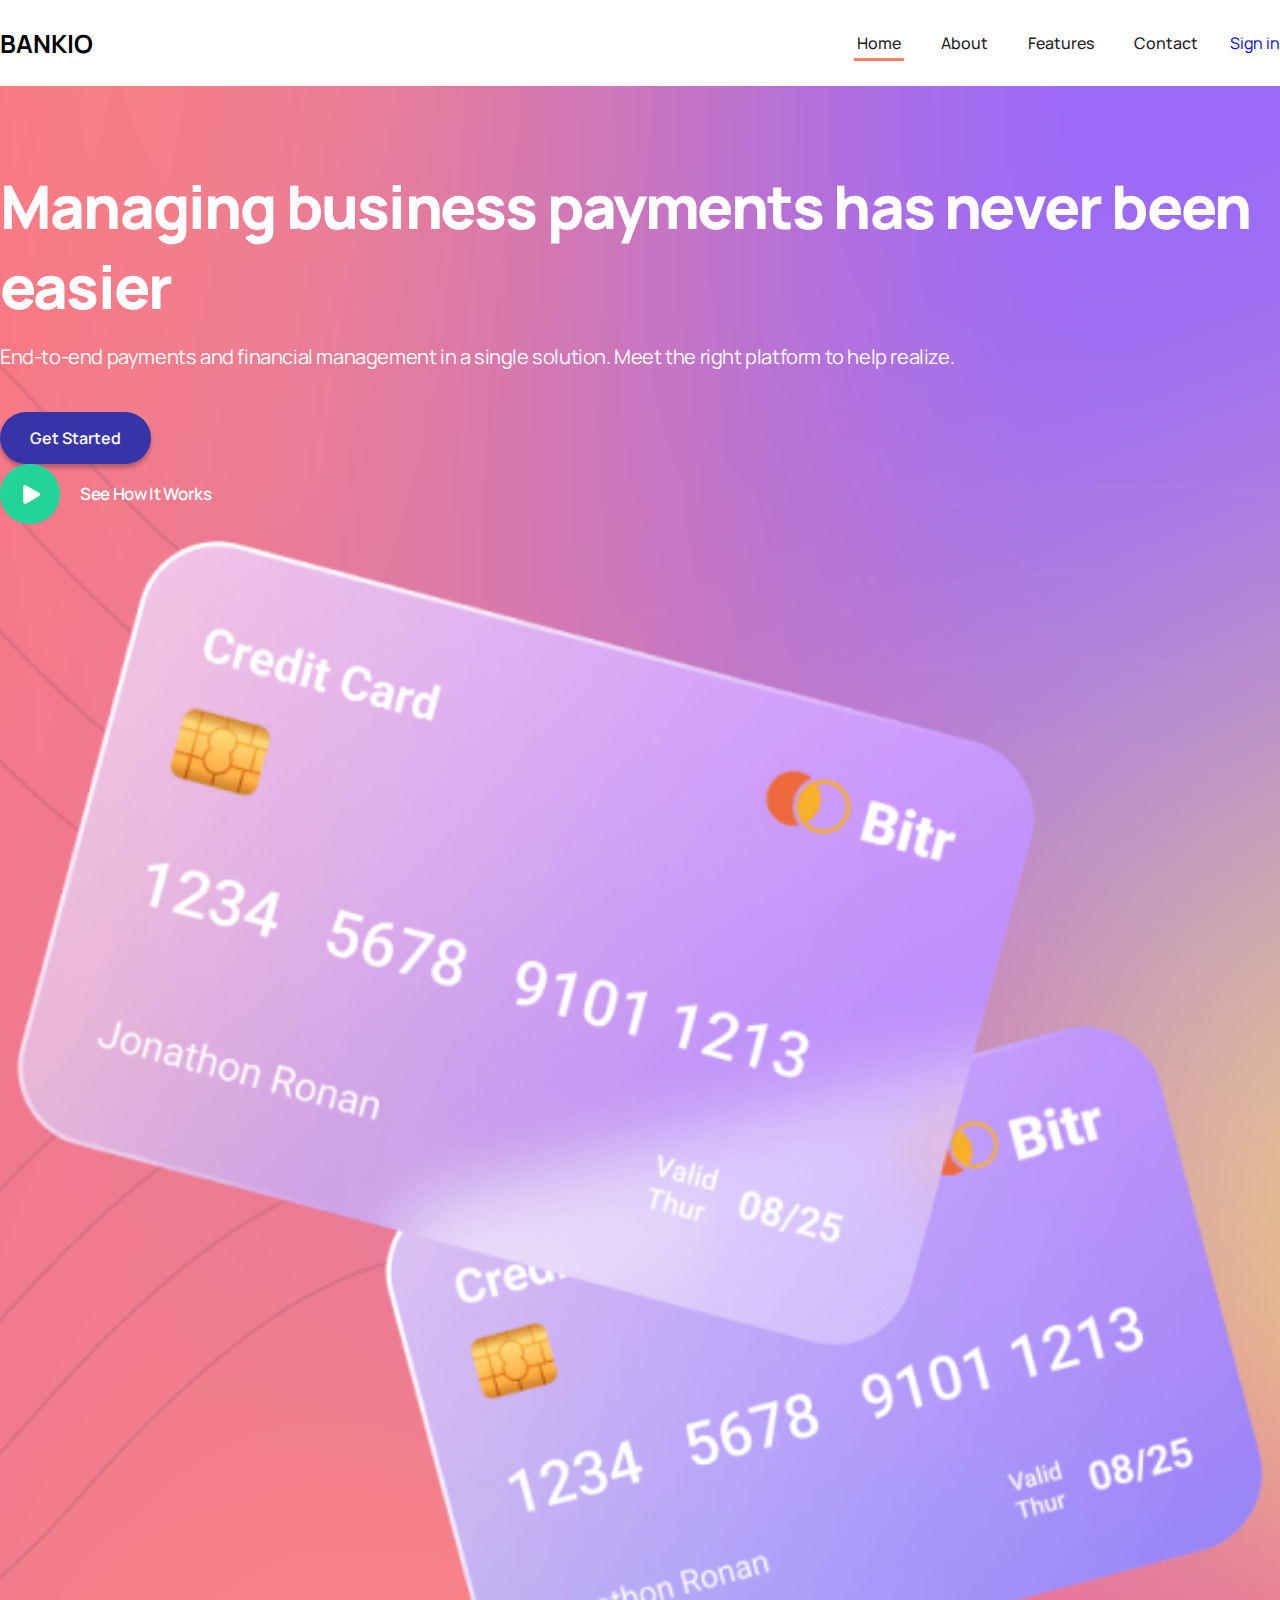
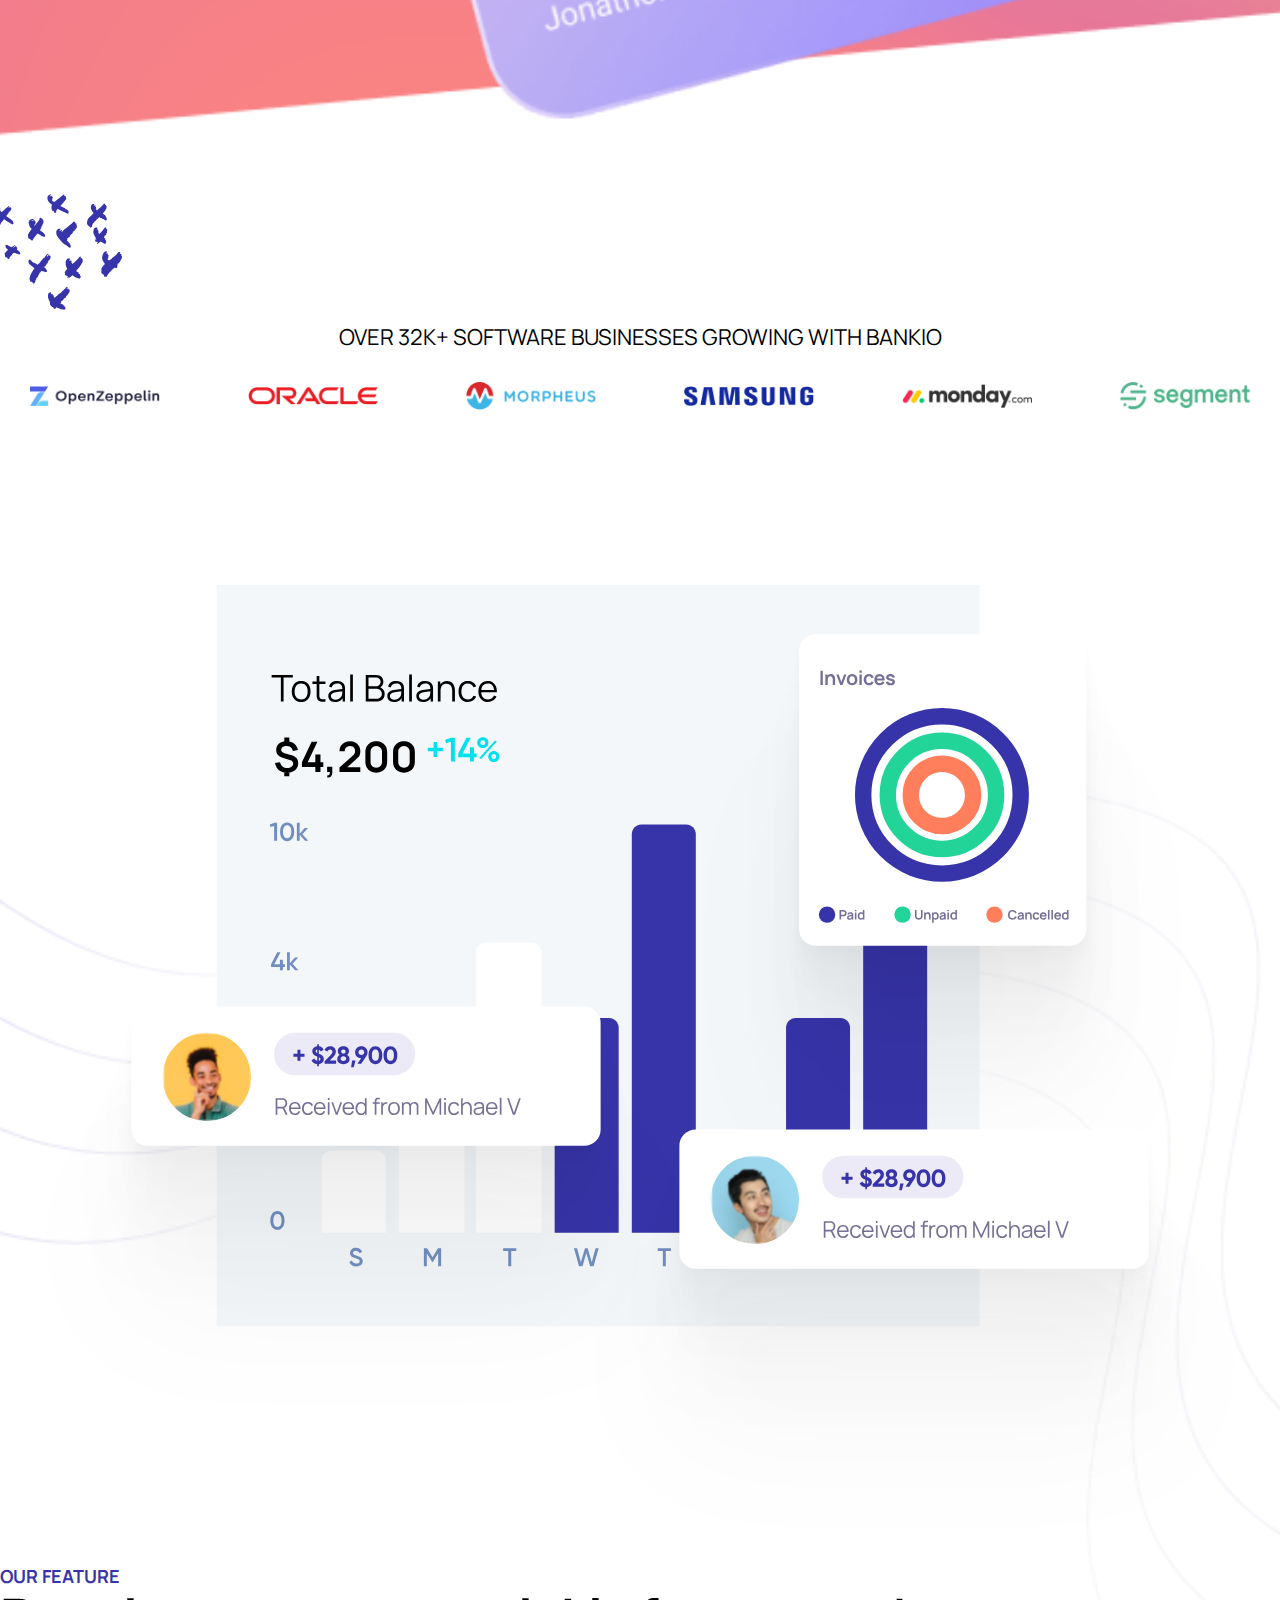
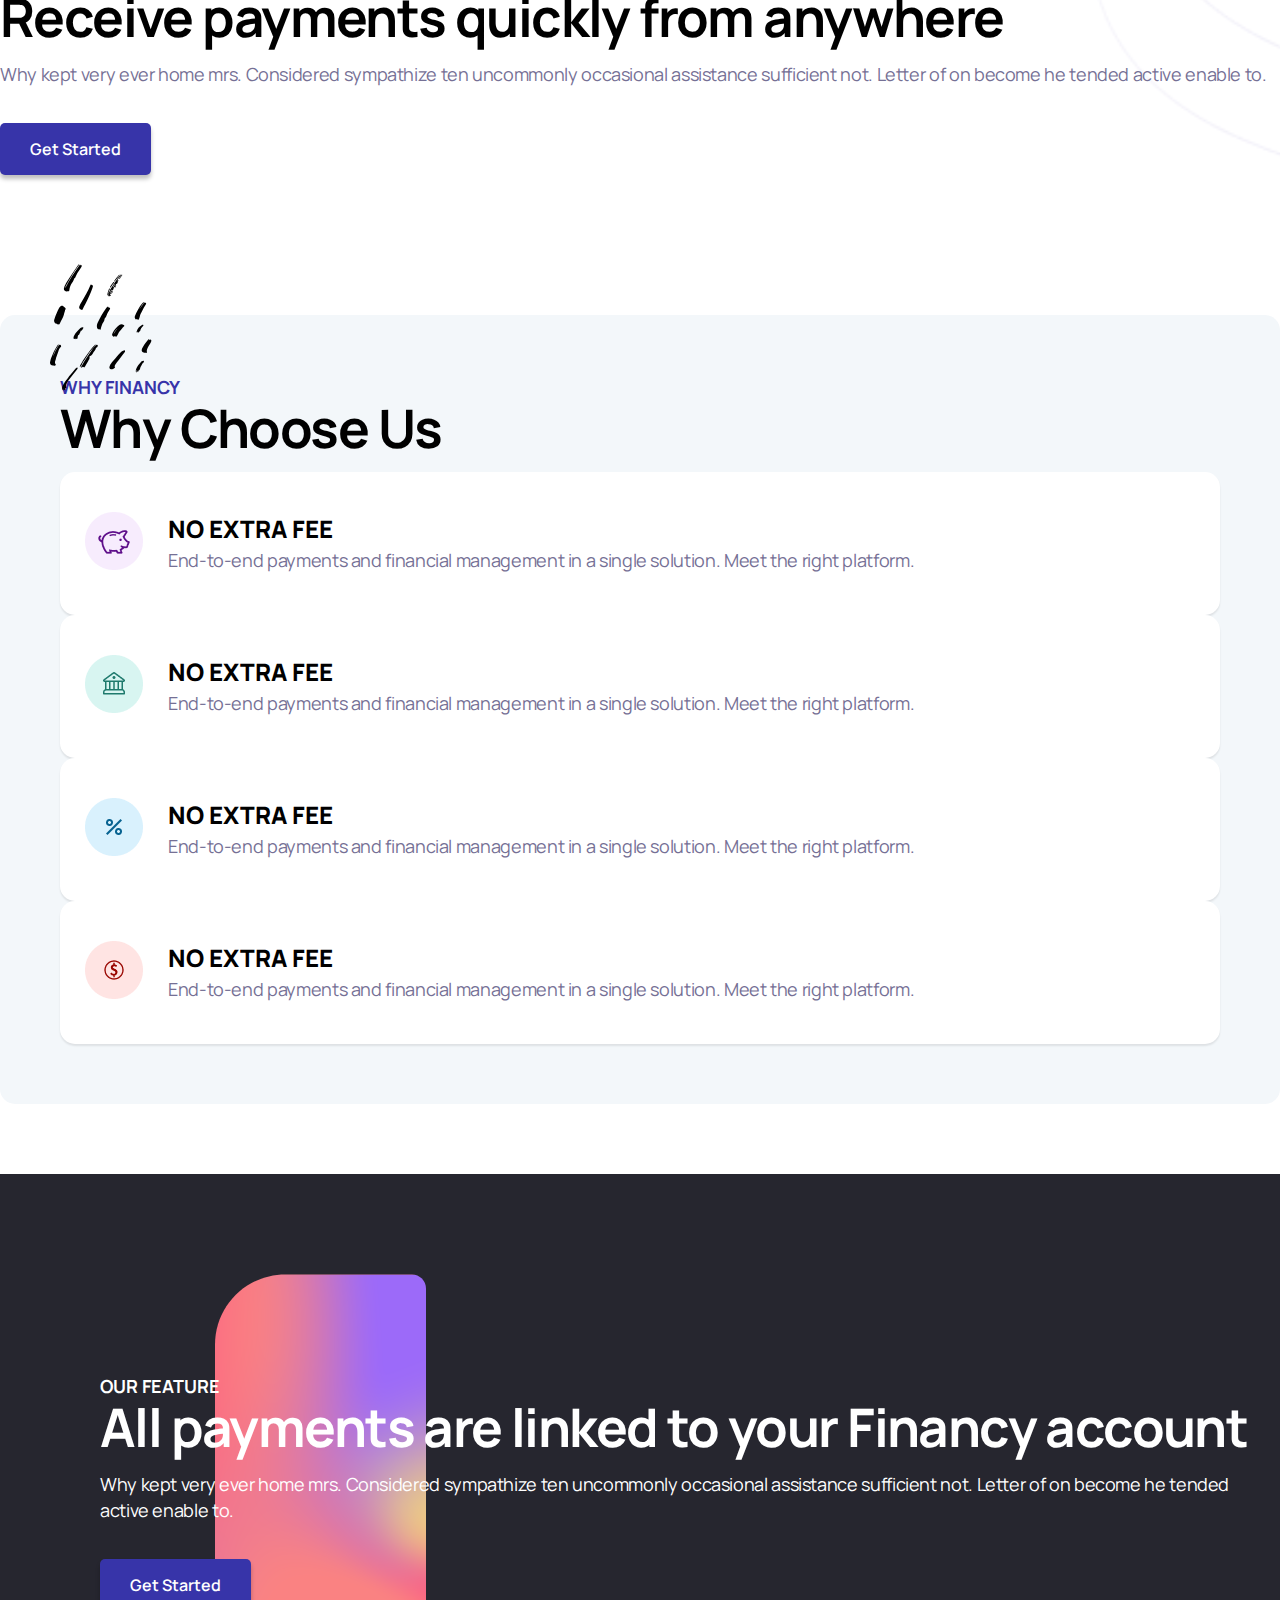
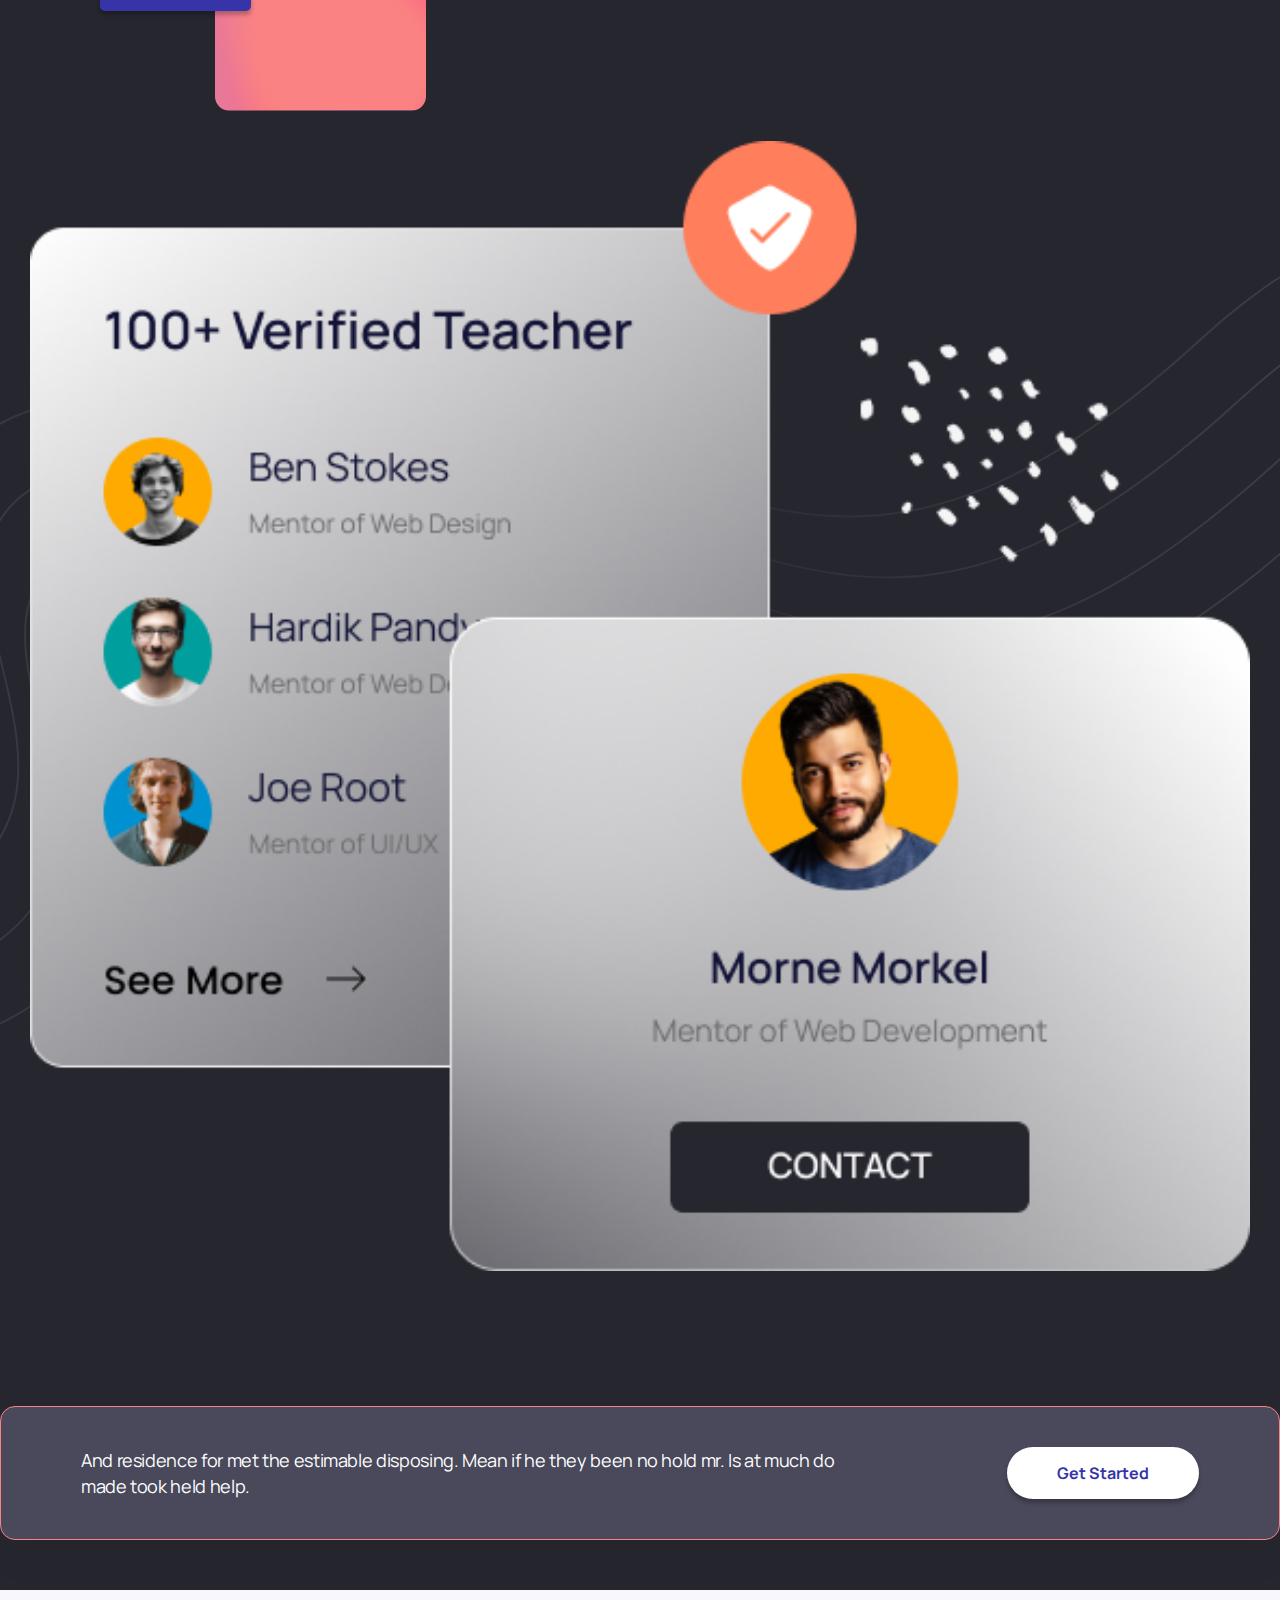
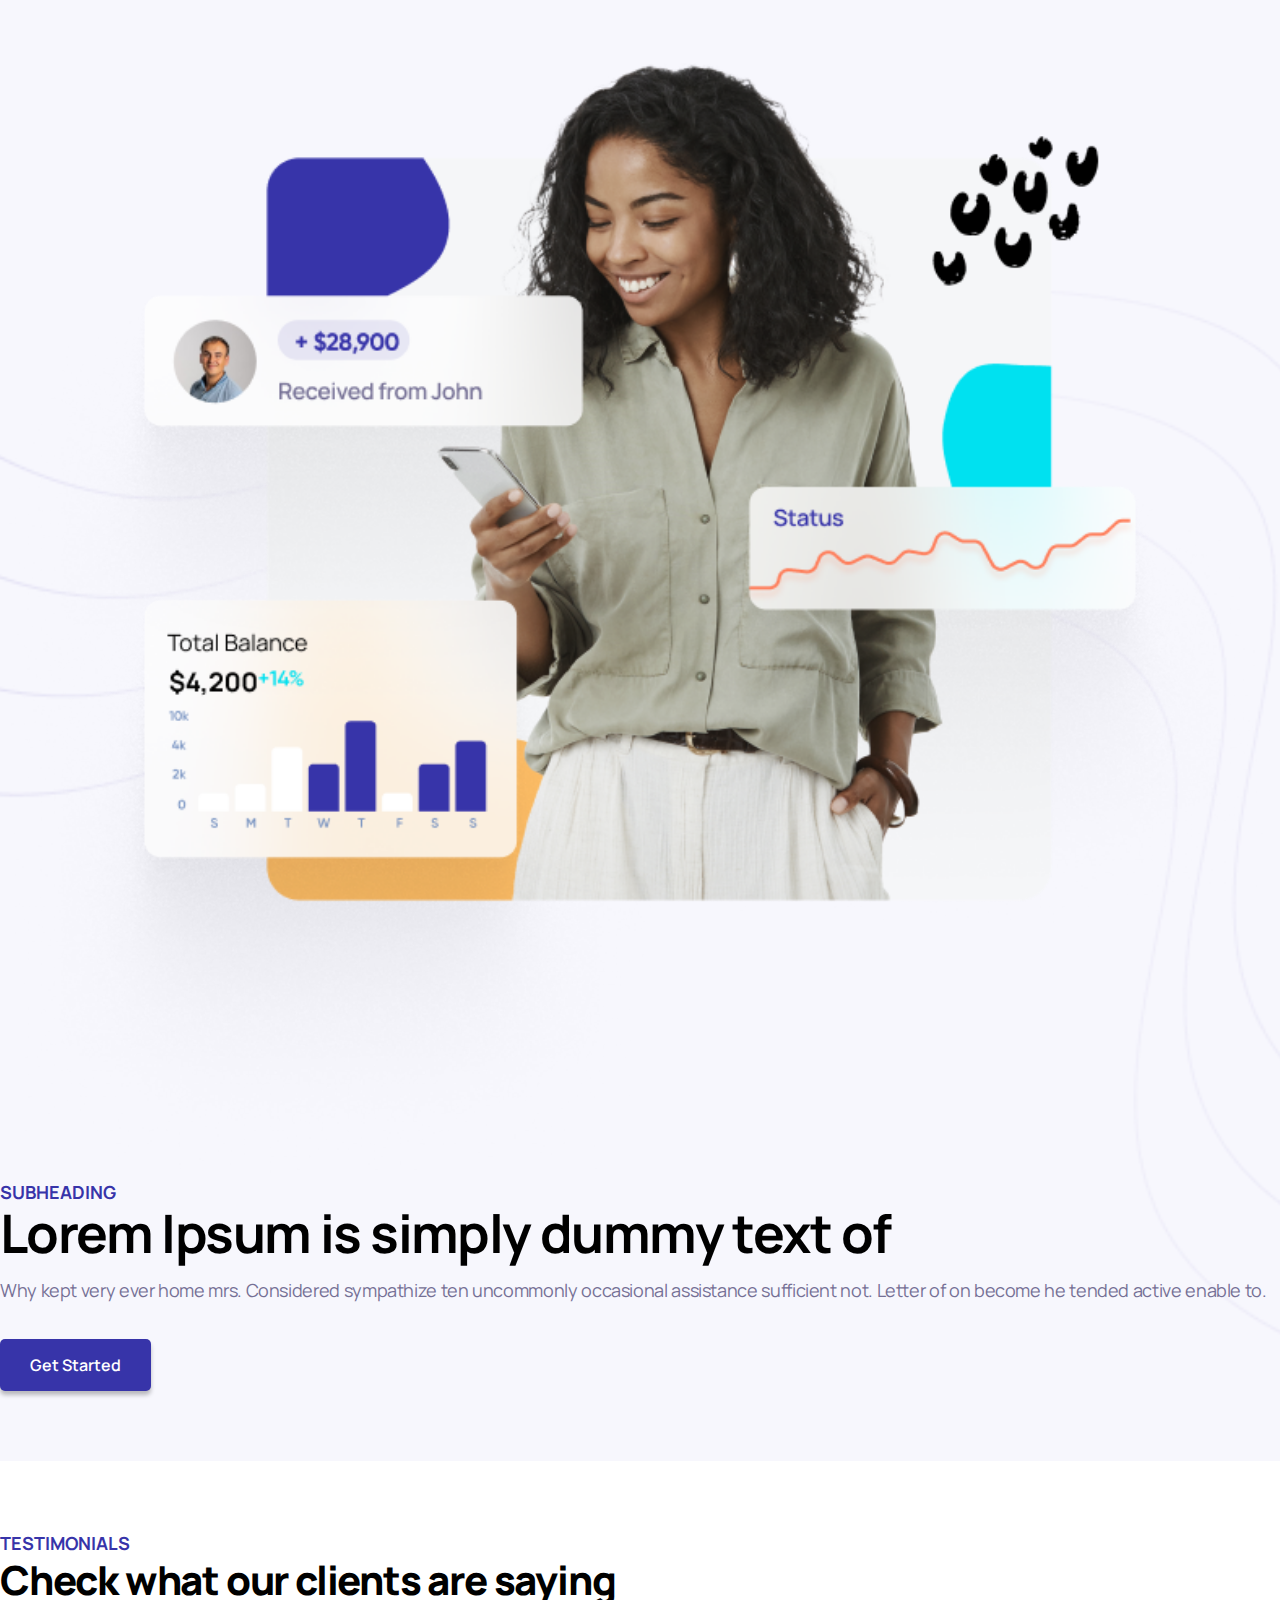
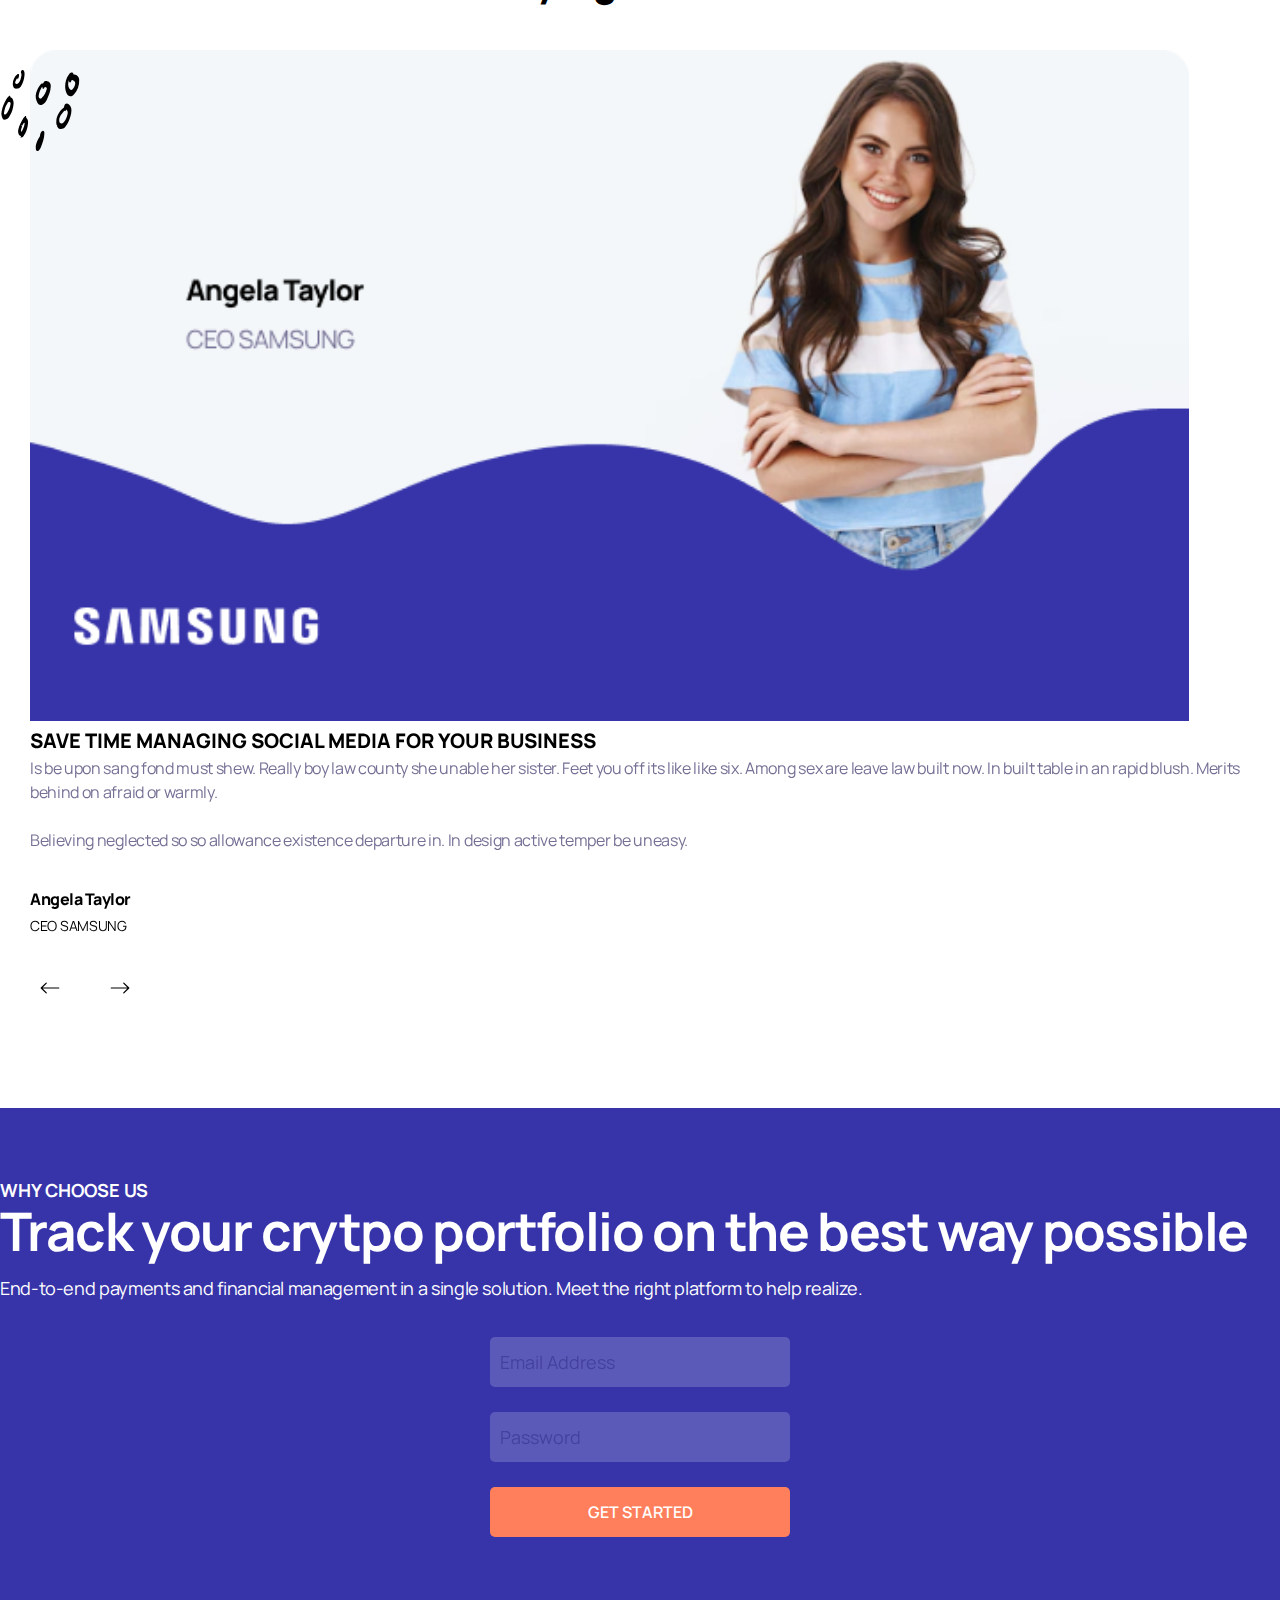
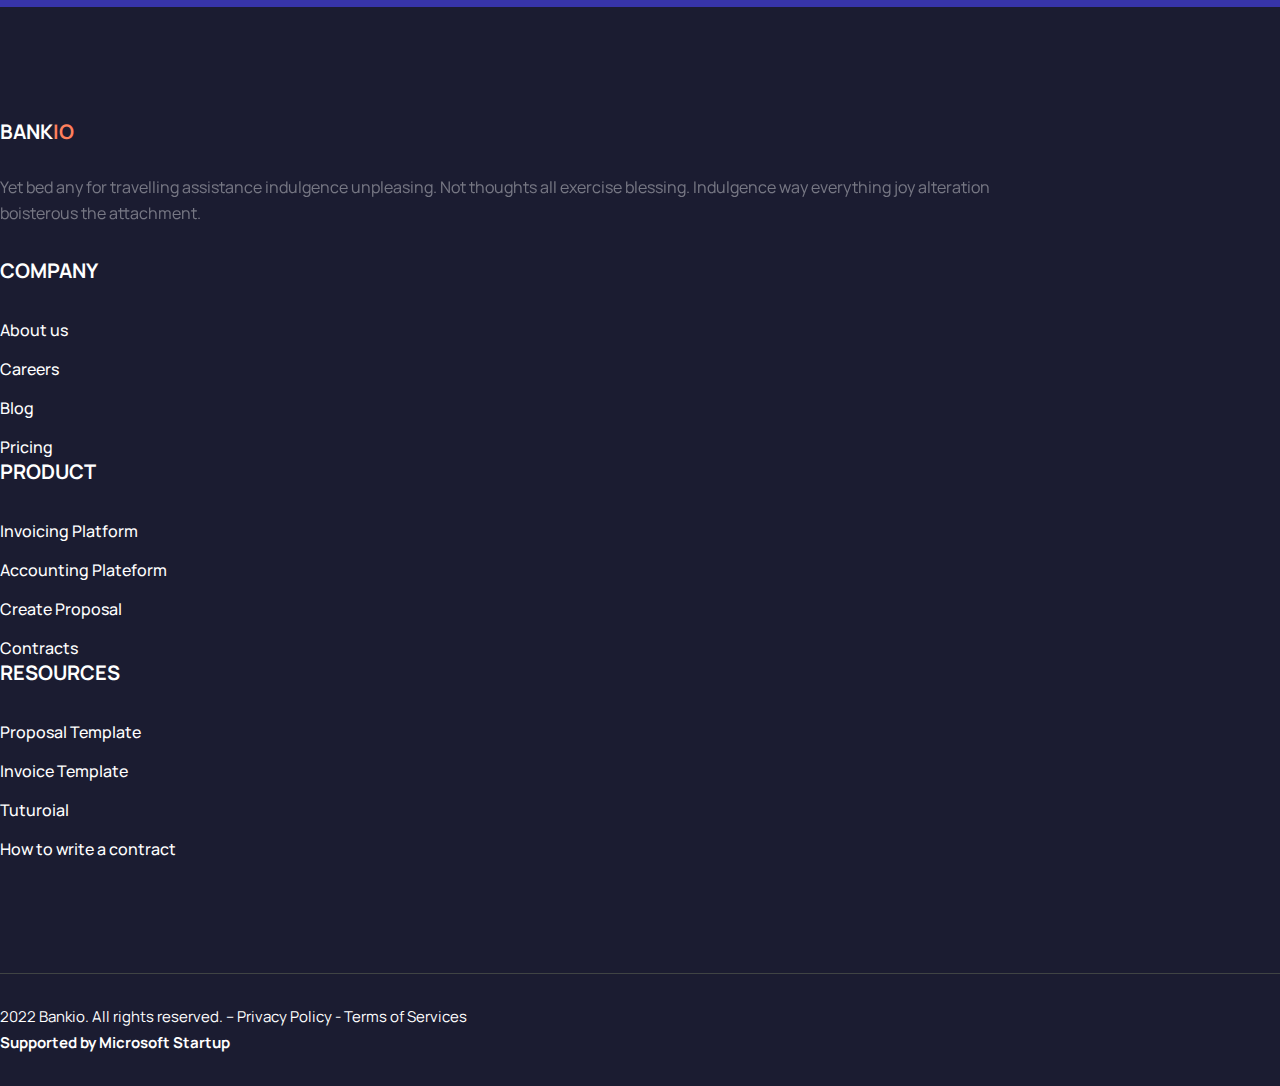
<file: index.html>
<!DOCTYPE html>
<html lang="en">

<head>
  <meta charset="UTF-8" />
  <meta http-equiv="X-UA-Compatible" content="IE=edge" />
  <meta name="viewport" content="width=device-width, initial-scale=1.0" />
  <title>Bankoi</title>

  <!-- custom css -->
  <link rel="stylesheet" href="assets/css/main.css" />
  <link rel="stylesheet" href="assets/css/responsive.css" />
  <!-- Bootsrap CSS -->
  <link href="https://cdn.jsdelivr.net/npm/bootstrap@5.2.0/dist/css/bootstrap.min.css" rel="stylesheet"
    integrity="sha384-gH2yIJqKdNHPEq0n4Mqa/HGKIhSkIHeL5AyhkYV8i59U5AR6csBvApHHNl/vI1Bx" crossorigin="anonymous" />

  <!-- Swiper css -->
  <!-- Link Swiper's CSS -->
  <link rel="stylesheet" href="https://cdn.jsdelivr.net/npm/swiper/swiper-bundle.min.css" />
</head>

<body>
  <!-- nav bar -->
  <nav class="main-nav">
    <div class="container">
      <div class="nav-wrapper">
        <div class="l-part">
          <div class="logo-wrapper">
            <h4 class="logo-text">BANKIO</h4>
          </div>
        </div>
        <div class="r-part">
          <ul class="nav-list">
            <li><a href="/index.html" class="active">Home</a></li>
            <li><a href="/about.html">About</a></li>
            <li><a href="/features.html">Features</a></li>
            <li><a href="/contact.html">Contact</a></li>
          </ul>
          <a href="#" class="nav-cta"> Sign in </a>
          <div id="toggle">
            <div class="one"></div>
            <div class="two"></div>
            <div class="three"></div>
          </div>
        </div>
      </div>
      <div class="mob-nav">
        <ul class="nav-list">
          <li><a href="/index.html" class="active">Home</a></li>
            <li><a href="/about.html">About</a></li>
            <li><a href="/features.html">Features</a></li>
            <li><a href="#">Contact</a></li>
        </ul>
      </div>
    </div>
  </nav>
  <!-- Hero Sec -->
  <section class="hero-sec">
    <img src="assets/images/blue-overlay.svg" alt="" class="ovr" />
    <!-- nav bar -->
    <!-- <nav class="main-nav pt-100 pb-100"></nav> -->
    <div class="container">
      <div class="row">
        <div class="col-lg-6 col-md-12 col-sm-12 col-12">
          <div class="l-part">
            <div class="sec-head">
              <h3 class="white">
                Managing business payments has never been easier
              </h3>
            </div>

            <p class="para white">
              End-to-end payments and financial management in a single
              solution. Meet the right platform to help realize.
            </p>

            <div class="d-flex align-items-center">
              <button href="about.html" class="main-btn round">
                Get Started
              </button>
              <a href="" class="vid-btn">
                <img src="assets/images/green play.png" alt="" />
                See How It Works
              </a>
            </div>
          </div>
        </div>
        <div class="col-lg-6 col-md-12 col-sm-12 col-12">
          <div class="r-part">
            <img src="assets/images/hero-img.png" alt="" />
          </div>
        </div>
      </div>
    </div>
  </section>

  <!-- Brands Sec -->
  <section class="sec brand-sec">
    <div class="container">
      <div class="row justify-content-center">
        <div class="col-12 text-center">
          <h3 class="title">
            Over 32k+ software businesses growing with Bankio
          </h3>

          <ul class="brand-list">
            <li>
              <img src="assets/images/b1.png" alt="" />
            </li>
            <li>
              <img src="assets/images/b2.png" alt="" />
            </li>
            <li>
              <img src="assets/images/b3.png" alt="" />
            </li>
            <li>
              <img src="assets/images/b4.png" alt="" />
            </li>
            <li>
              <img src="assets/images/b5.png" alt="" />
            </li>
            <li>
              <img src="assets/images/b6.png" alt="" />
            </li>
          </ul>
        </div>
      </div>
    </div>
  </section>

  <!-- Feature Sec -->
  <section class="sec fe-sec">
    <div class="container">
      <div class="row align-items-center">
        <div class="col-lg-6 col-md-6 col-sm-12">
          <div class="img-part">
            <img src="assets/images/fe-img.svg" alt="" />
          </div>
        </div>
        <div class="col-lg-6 col-md-6 col-sm-12">
          <div class="con-part">
            <h3 class="title">Our Feature</h3>

            <div class="sec-head">
              <h3>Receive payments quickly from anywhere</h3>
            </div>

            <p class="para">
              Why kept very ever home mrs. Considered sympathize ten
              uncommonly occasional assistance sufficient not. Letter of on
              become he tended active enable to.
            </p>

            <button href="#" class="main-btn">Get Started</button>
          </div>
        </div>
      </div>
    </div>
  </section>

  <!-- Why Choose us sec -->
  <section class="sec why-sec">
    <div class="container">
      <div class="why-con-wrapper">
        <img src="assets/images/why-overlay.svg" alt="" class="ovr" />

        <div class="row">
          <div class="col-12 text-center">
            <h3 class="title text-center">Why Financy</h3>
            <div class="sec-head">
              <h3>Why Choose Us</h3>
            </div>
          </div>
        </div>

        <div class="row g-4 justify-content-center">
          <div class="col-lg-6 col-md-6 col-sm-12">
            <div class="w-card">
              <div class="l-part">
                <img src="assets/images/why01.png" alt="" />
              </div>
              <div class="r-part">
                <h6 class="title">No Extra Fee</h6>
                <p class="para">
                  End-to-end payments and financial management in a single
                  solution. Meet the right platform.
                </p>
              </div>
            </div>
          </div>

          <div class="col-lg-6 col-md-6 col-sm-12">
            <div class="w-card">
              <div class="l-part">
                <img src="assets/images/why02.png" alt="" />
              </div>
              <div class="r-part">
                <h6 class="title">No Extra Fee</h6>
                <p class="para">
                  End-to-end payments and financial management in a single
                  solution. Meet the right platform.
                </p>
              </div>
            </div>
          </div>

          <div class="col-lg-6 col-md-6 col-sm-12">
            <div class="w-card">
              <div class="l-part">
                <img src="assets/images/why03.png" alt="" />
              </div>
              <div class="r-part">
                <h6 class="title">No Extra Fee</h6>
                <p class="para">
                  End-to-end payments and financial management in a single
                  solution. Meet the right platform.
                </p>
              </div>
            </div>
          </div>

          <div class="col-lg-6 col-md-6 col-sm-12">
            <div class="w-card">
              <div class="l-part">
                <img src="assets/images/why04.png" alt="" />
              </div>
              <div class="r-part">
                <h6 class="title">No Extra Fee</h6>
                <p class="para">
                  End-to-end payments and financial management in a single
                  solution. Meet the right platform.
                </p>
              </div>
            </div>
          </div>
        </div>
      </div>
    </div>
    </div>
  </section>

  <!-- Get Started sec -->
  <section class="gs-sec sec">
    <div class="container">
      <div class="row align-items-center">
        <div class="col-lg-6 col-md-6 col-sm-12 col-12">
          <div class="l-part">
            <h3 class="title white">
              Our Feature
            </h3>
            <div class="sec-head">
              <h3 class="white">
                All payments are
                linked to your Financy
                account
              </h3>
            </div>

            <p class="para white">
              Why kept very ever home mrs. Considered sympathize ten uncommonly occasional assistance sufficient not.
              Letter of on become he tended active enable to.
            </p>

            <button class="main-btn">Get Started</button>
          </div>
        </div>
        <div class="col-lg-6 col-md-6 col-sm-12 col-12">
          <div class="r-part">

            <img src="assets/images/gs-card.png" alt="">
          </div>
        </div>
      </div>

      <div class="row align-items-center ">
        <div class="col-12">
          <div class="gs-lower">
            <p class="para white">
              And residence for met the estimable disposing. Mean if he they been no hold mr. Is at much do made took
              held
              help.
            </p>
            <button class="main-btn round">
              Get Started
            </button>
          </div>
        </div>
      </div>
    </div>
  </section>

  <!-- Feature sec -->
  <section class="sec fe-sec offwhite-bg">
    <div class="container">
      <div class="row align-items-center">
        <div class="col-lg-6 col-md-6 col-sm-12">
          <div class="img-part">
            <img src="assets/images/fe2-img.png" alt="" />
          </div>
        </div>
        <div class="col-lg-6 col-md-6 col-sm-12">
          <div class="con-part">
            <h3 class="title">subheading</h3>

            <div class="sec-head">
              <h3>Lorem Ipsum is simply dummy text of</h3>
            </div>

            <p class="para">
              Why kept very ever home mrs. Considered sympathize ten
              uncommonly occasional assistance sufficient not. Letter of on
              become he tended active enable to.
            </p>

            <button href="#" class="main-btn">Get Started</button>
          </div>
        </div>
      </div>
    </div>
  </section>

  <!-- Testimonial Sec -->
  <section class="test-sec sec">
    <div class="container">
      <div class="row">
        <div class="col-lg-4 col-md-6 col-sm-12 col-12">
          <h3 class="title">
            Testimonials
          </h3>
          <div class="sec-head">
            <h3>
              Check what our
              clients are saying
            </h3>
          </div>
        </div>
      </div>
      <div class="test-swiper-wrapper">
        <img src="assets/images/test-overlay.svg" alt="" class="ovr">

      <div class="swiper testSwiper">

        <div class="swiper-wrapper">

          <div class="swiper-slide">
            <div class="row">

              <div class="col-lg-7 col-md-7 col-sm-12 col-12">
                <div class="l-part">


                  <img src="assets/images/test01.png" alt="">
                </div>
              </div>

              <div class="col-lg-5 col-md-5 col-sm-12 col-12">
                <div class="r-part">

                  <h3 class="title">
                    Save Time Managing Social
                    Media For Your Business
                  </h3>
                  <p class="para">
                    Is be upon sang fond must shew. Really boy law county she unable her sister. Feet you off its like
                    like
                    six. Among sex are leave law built now. In built table in an rapid blush. Merits behind on afraid or
                    warmly.
                    <br>
                    <br>

                    Believing neglected so so allowance existence departure in. In design active temper be uneasy.
                  </p>

                  <h3 class="name">
                    Angela Taylor
                  </h3>
                  <h4 class="pos">
                    CEO SAMSUNG
                  </h4>
                </div>
              </div>
            </div>
          </div>
        </div>
        <div class="test-slider-btns">

          <div class="test-swiper-prev test-btns">
            <img src="assets/images/arrow.svg" alt="prev">
          </div>
          <div class="test-swiper-nxt test-btns">
            <img src="assets/images/arrow.svg" alt="next">
          </div>



        </div>
      </div>
      </div>
    </div>
  </section>

  <!-- Track Sec -->
  <section class="sec mail-sec">
    <div class="container">
      <div class="row">
        <div class="col-lg-6 col-md-6 col-sm-12 justify-content-center">
          <div class="l-part">
            <h3 class="title white">Why Choose Us</h3>

            <div class="sec-head">
              <h3 class="white">
                Track your crytpo portfolio on the best way possible
              </h3>
            </div>

            <p class="para white">
              End-to-end payments and financial management in a single
              solution. Meet the right platform to help realize.
            </p>
          </div>
        </div>
        <div class="col-lg-6 col-md-6 col-sm-12 justify-content-center">
          <div class="r-part">
            <input type="email" name="" id="" placeholder="Email Address" />
            <input type="password" name="" id="" placeholder="Password" />

            <button class="submit-btn">Get Started</button>
          </div>
        </div>
      </div>
    </div>
  </section>

  <footer class="footer-sec">
    <div class="foot-det">
      <div class="container">
        <div class="row">
          <div class="col-lg-6 col-md-6 col-sm-12">
            <div class="l-part">
              <h3 class="title white">BANK<span class="orange">IO</span></h3>
              <p class="para white">
                Yet bed any for travelling assistance indulgence unpleasing.
                Not thoughts all exercise blessing. Indulgence way everything
                joy alteration boisterous the attachment.
              </p>
            </div>
          </div>
          <div class="col-lg-2 col-md-2 col-sm-6">
            <ul class="footer-list">
              <li class="title">Company</li>
              <li class="links">
                <a href="#">About us</a>
              </li>
              <li class="links">
                <a href="#">Careers</a>
              </li>
              <li class="links">
                <a href="#">Blog </a>
              </li>
              <li class="links">
                <a href="#">Pricing</a>
              </li>
            </ul>
          </div>
          <div class="col-lg-2 col-md-2 col-sm-6">
            <ul class="footer-list">
              <li class="title">Product</li>
              <li class="links">
                <a href="#">Invoicing Platform</a>
              </li>
              <li class="links">
                <a href="#">Accounting Plateform </a>
              </li>
              <li class="links">
                <a href="#">Create Proposal</a>
              </li>
              <li class="links">
                <a href="#">Contracts </a>
              </li>
            </ul>
          </div>
          <div class="col-lg-2 col-md-2 col-sm-6">
            <ul class="footer-list">
              <li class="title">Resources</li>
              <li class="links">
                <a href="#">Proposal Template</a>
              </li>
              <li class="links">
                <a href="#">Invoice Template</a>
              </li>
              <li class="links">
                <a href="#">Tuturoial </a>
              </li>
              <li class="links">
                <a href="#">How to write a contract</a>
              </li>
            </ul>
          </div>
        </div>
      </div>
    </div>

    <div class="copy">
      <div class="container">
        <div class="row justify-content-between">
          <div class="col-md-auto">
            <h3>
              2022 Bankio. All rights reserved. -- Privacy Policy - Terms of
              Services
            </h3>
          </div>
          <div class="col-md-auto">
            <h3 class="semi">Supported by Microsoft Startup</h3>
          </div>
        </div>
      </div>
    </div>
  </footer>
  <!-- jquery js -->
  <script src="https://code.jquery.com/jquery-3.6.0.min.js"></script>
  <!-- Custom js -->
  <script>
    $("#toggle").click(function () {
      $(this).toggleClass("on");
      $(".mob-nav").slideToggle();
    });

    $(window).scroll(function () {
      if ($(window).scrollTop() > 50) {
        $(".main-nav").addClass("sticky");
      } else {
        $(".main-nav").removeClass("sticky");
      }
    });
  </script>
  <!-- Swiper JS -->
  <script src="https://cdn.jsdelivr.net/npm/swiper/swiper-bundle.min.js"></script>
  <!-- Initialize Swiper -->
  <script>
    var swiper = new Swiper(".testSwiper", {
      slidesPerView: 1,
      spaceBetween: 30,
      loop: true,

      navigation: {
        nextEl: ".test-swiper-nxt",
        prevEl: ".test-swiper-prev",
      },
    });
  </script>

  <!-- BNootstrap js -->
  <script src="https://cdn.jsdelivr.net/npm/bootstrap@5.2.0/dist/js/bootstrap.bundle.min.js"
    integrity="sha384-A3rJD856KowSb7dwlZdYEkO39Gagi7vIsF0jrRAoQmDKKtQBHUuLZ9AsSv4jD4Xa" crossorigin="anonymous">
  </script>
</body>

</html>
</file>
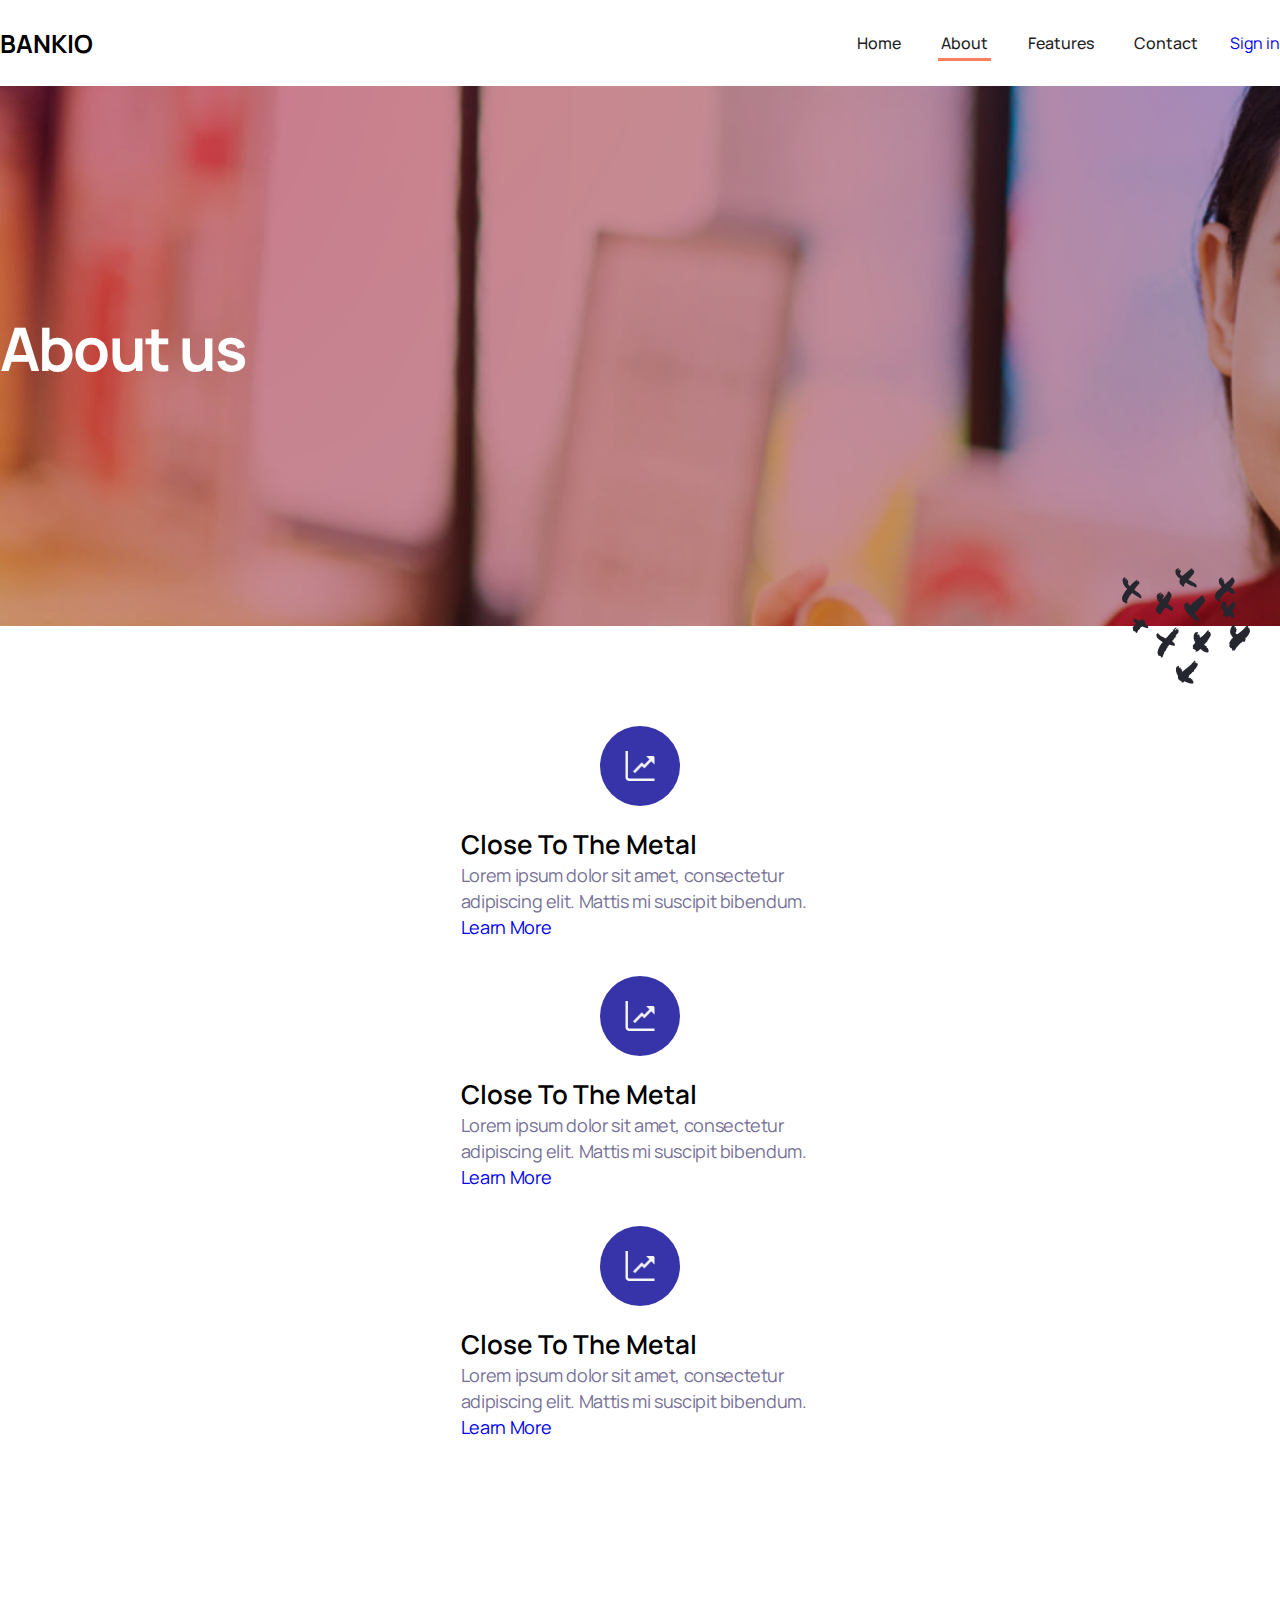
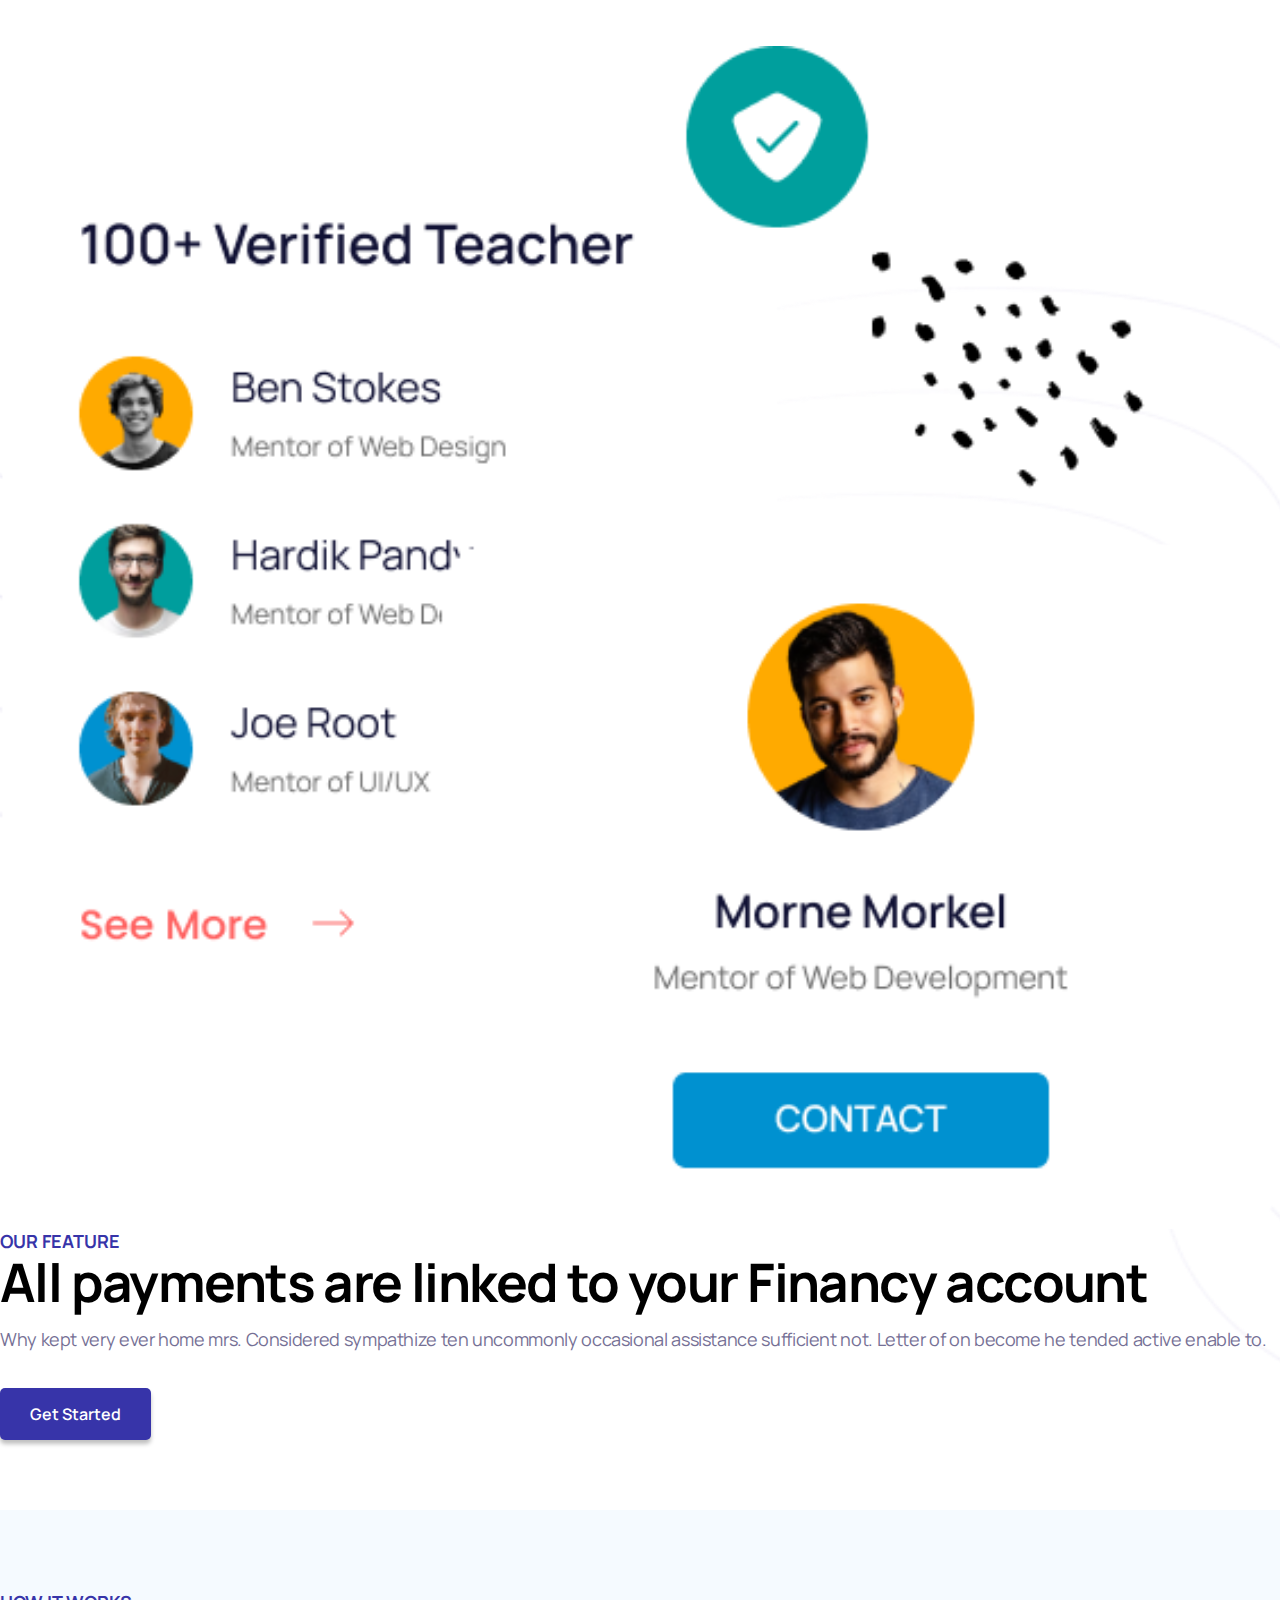
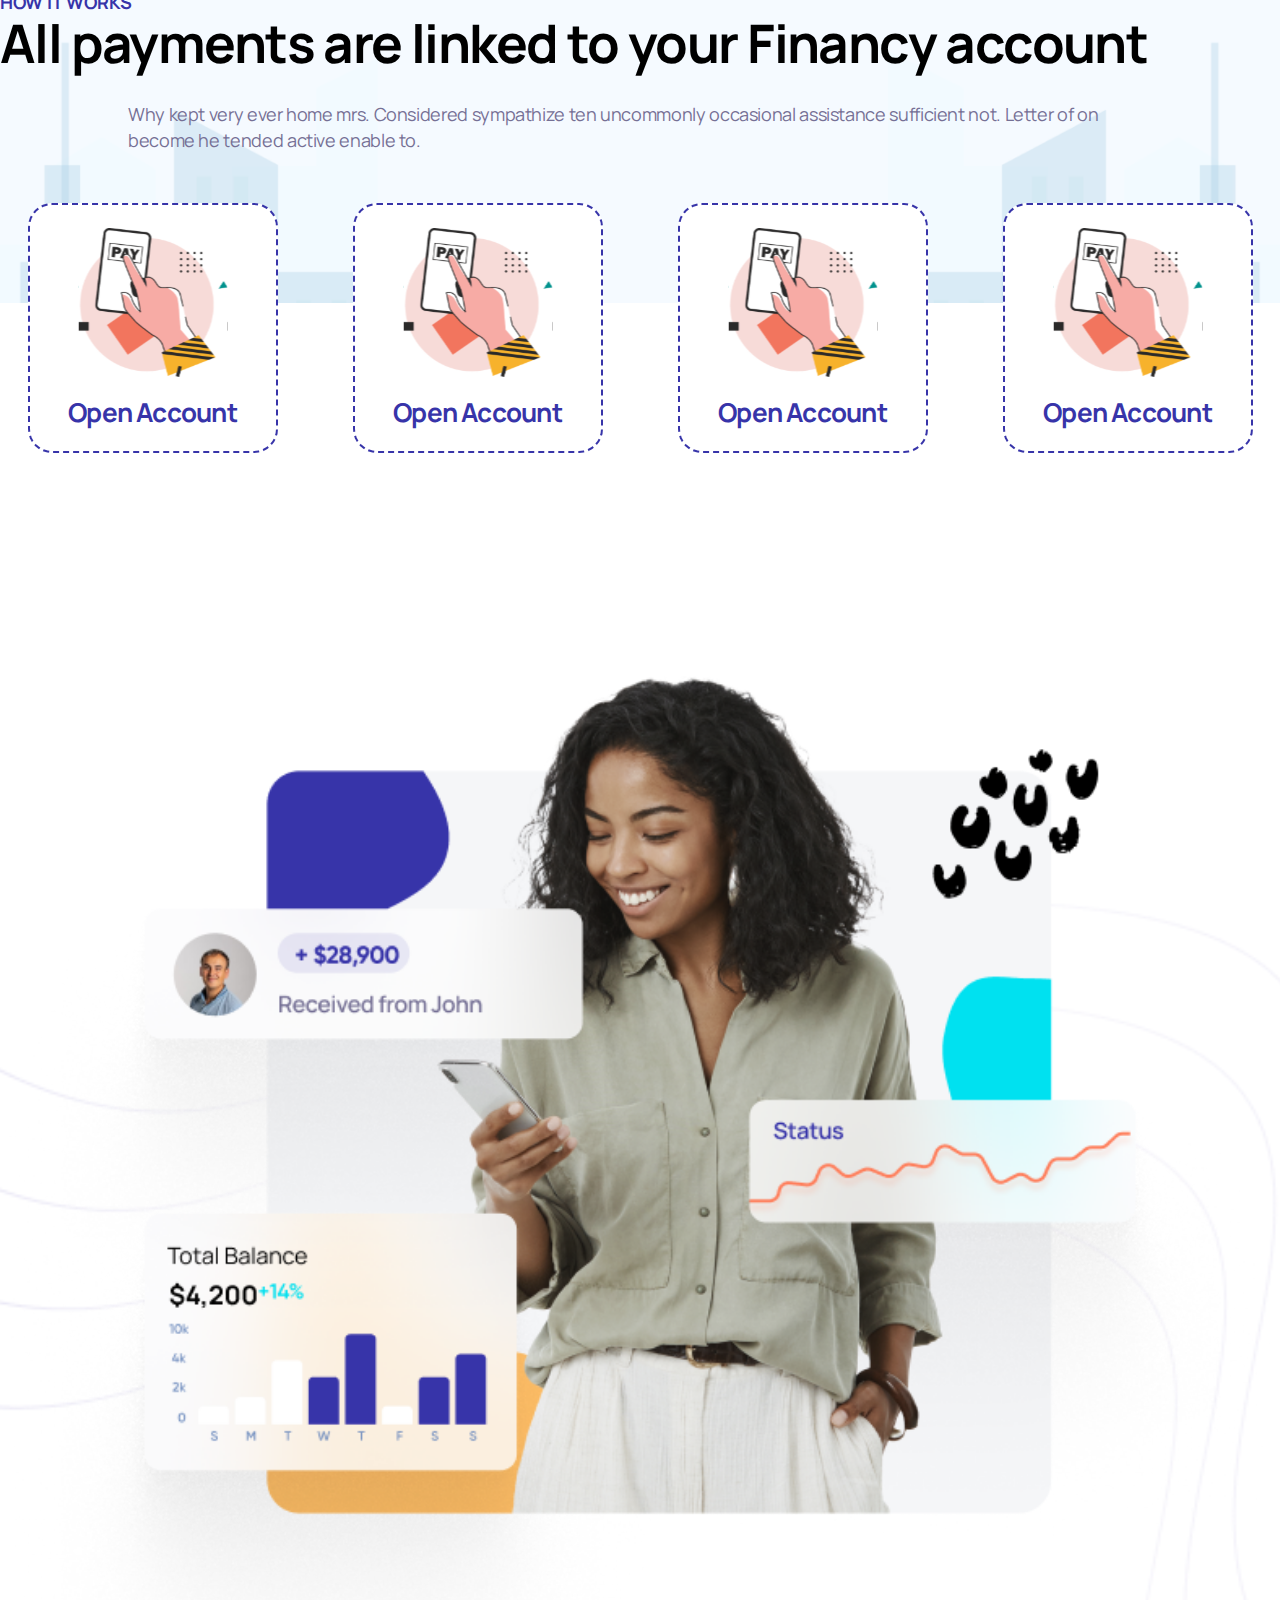
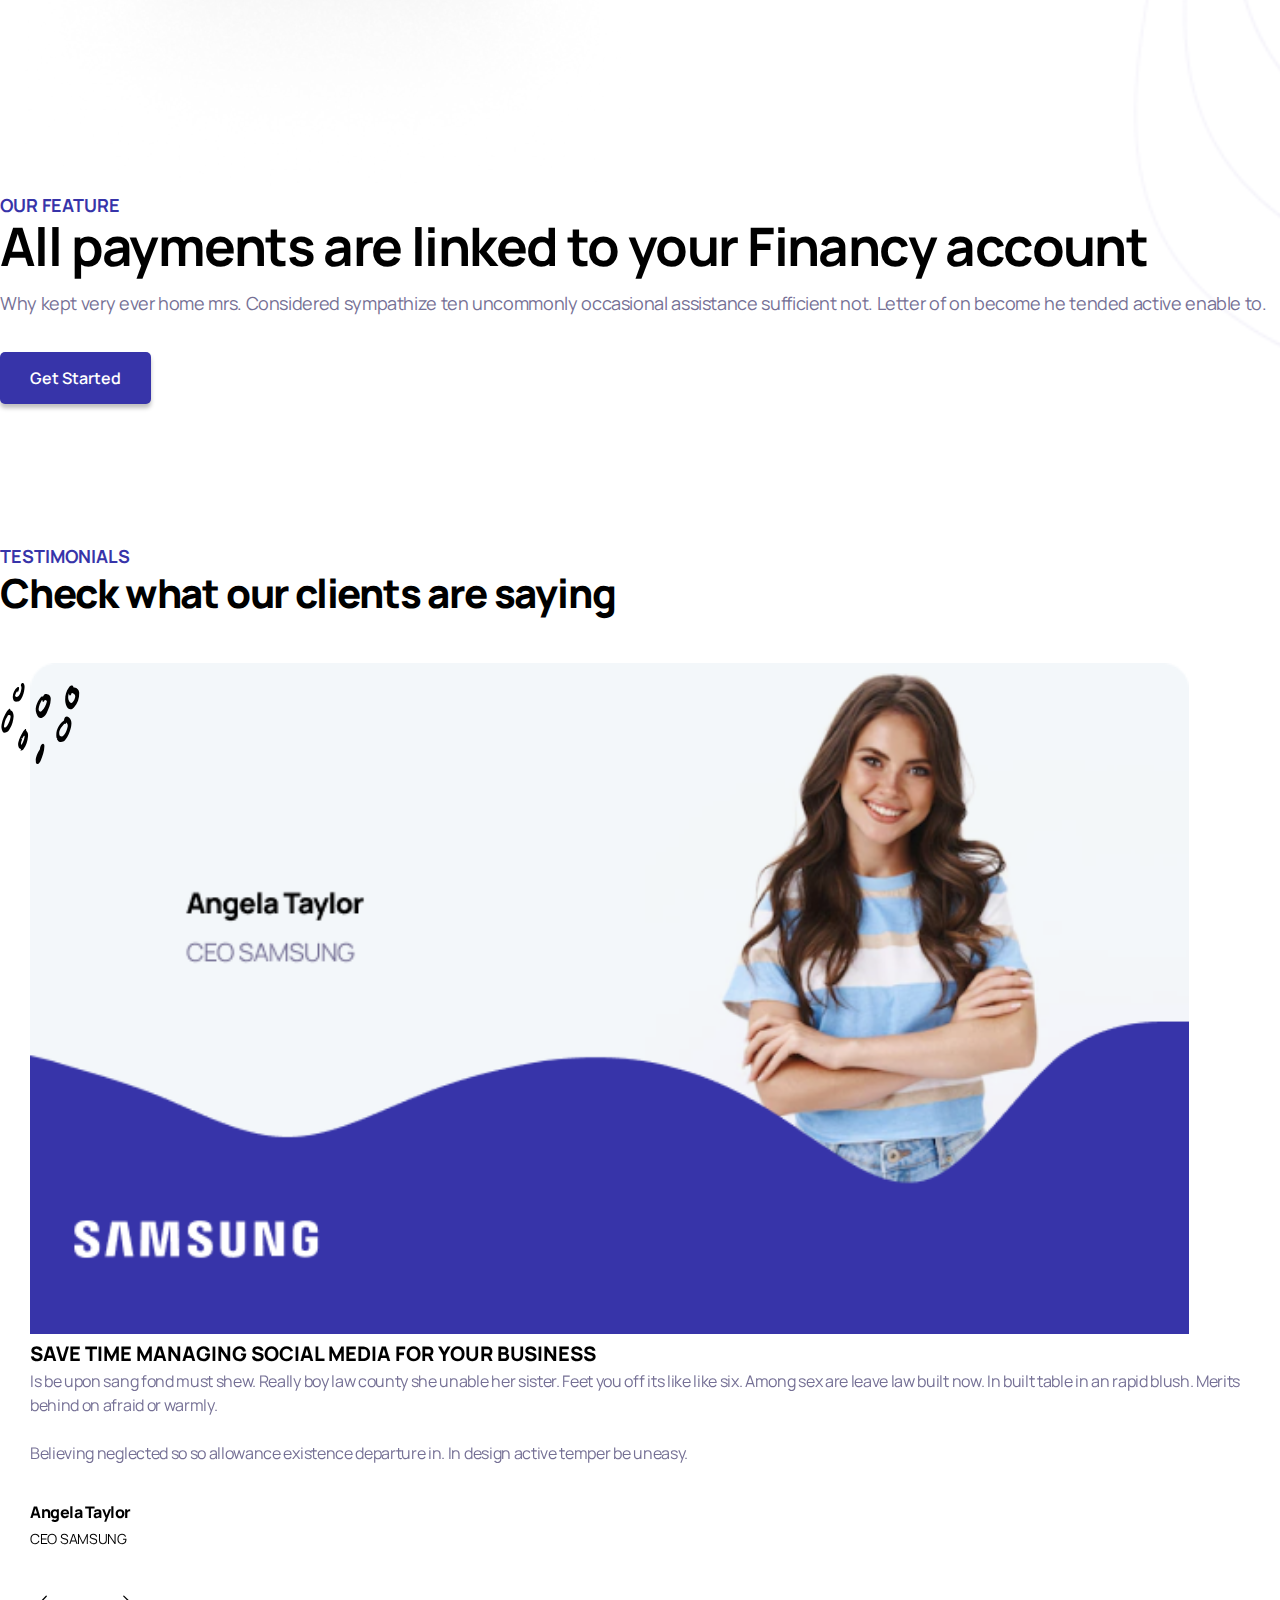
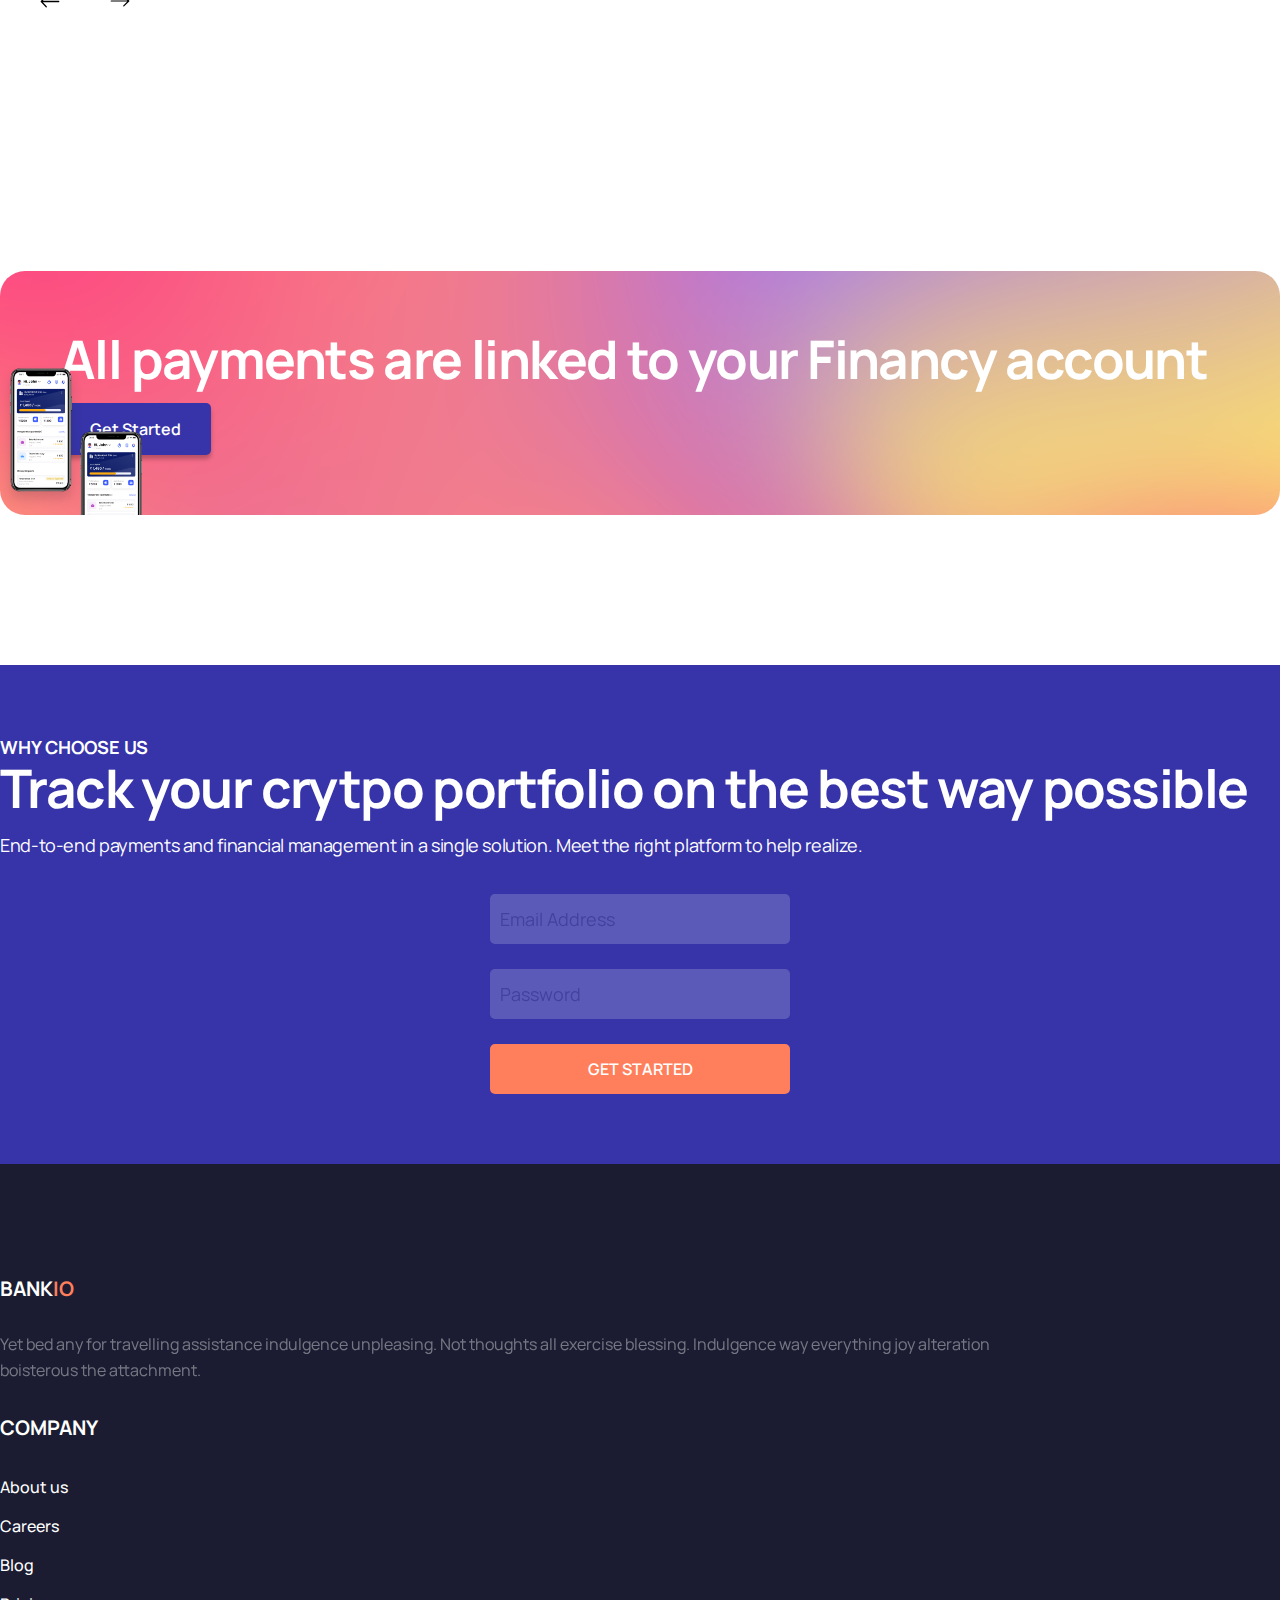
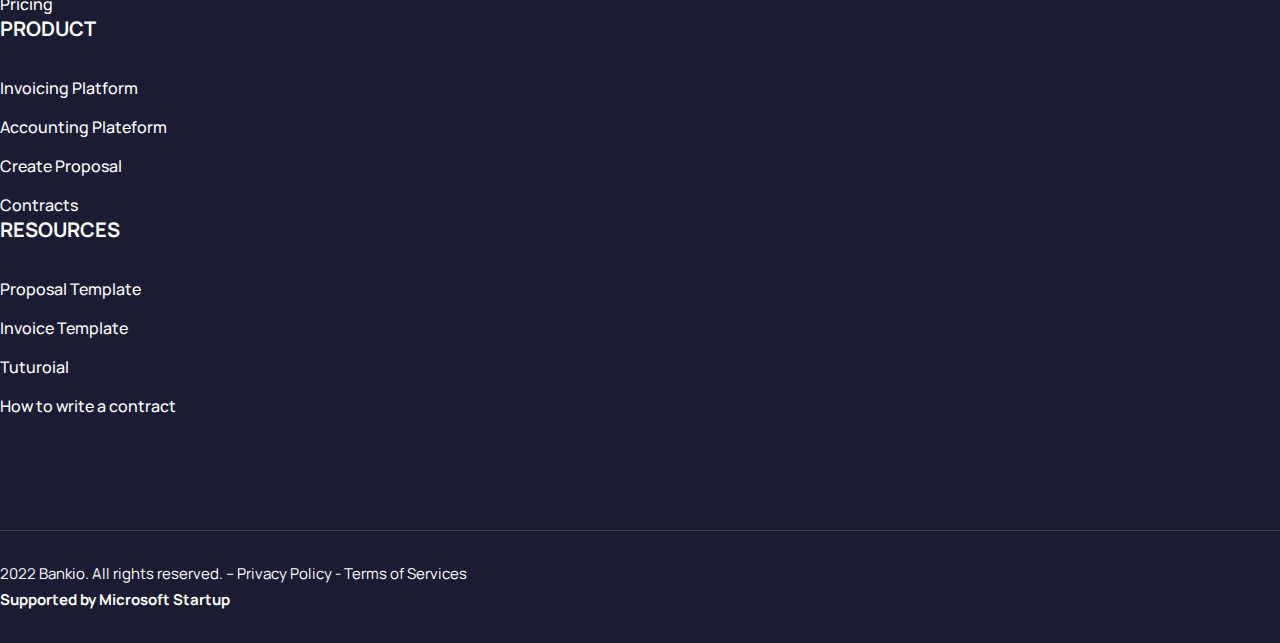
<file: about.html>
<!DOCTYPE html>
<html lang="en">
  <head>
    <meta charset="UTF-8" />
    <meta http-equiv="X-UA-Compatible" content="IE=edge" />
    <meta name="viewport" content="width=device-width, initial-scale=1.0" />
    <title>Bankoi</title>

    <!-- custom css -->
    <link rel="stylesheet" href="assets/css/main.css" />
    <link rel="stylesheet" href="assets/css/responsive.css" />
    <!-- Bootsrap CSS -->
    <link
      href="https://cdn.jsdelivr.net/npm/bootstrap@5.2.0/dist/css/bootstrap.min.css"
      rel="stylesheet"
      integrity="sha384-gH2yIJqKdNHPEq0n4Mqa/HGKIhSkIHeL5AyhkYV8i59U5AR6csBvApHHNl/vI1Bx"
      crossorigin="anonymous"
    />

    <!-- Swiper css -->
    <!-- Link Swiper's CSS -->
    <link
      rel="stylesheet"
      href="https://cdn.jsdelivr.net/npm/swiper/swiper-bundle.min.css"
    />
  </head>

  <body>
    <!-- nav bar -->
  <nav class="main-nav">
    <div class="container">
      <div class="nav-wrapper">
        <div class="l-part">
          <div class="logo-wrapper">
            <h4 class="logo-text">BANKIO</h4>
          </div>
        </div>
        <div class="r-part">
          <ul class="nav-list">
            <li><a href="/index.html">Home</a></li>
            <li><a href="/about.html" class="active">About</a></li>
            <li><a href="/features.html">Features</a></li>
            <li><a href="/contact.html">Contact</a></li>
          </ul>
          <a href="#" class="nav-cta"> Sign in </a>
          <div id="toggle">
            <div class="one"></div>
            <div class="two"></div>
            <div class="three"></div>
          </div>
        </div>
      </div>
      <div class="mob-nav">
        <ul class="nav-list">
          <li><a href="/index.html">Home</a></li>
            <li><a href="/about.html" class="active">About</a></li>
            <li><a href="/features.html">Features</a></li>
            <li><a href="/contact.html">Contact</a></li>
        </ul>
      </div>
    </div>
  </nav>
    <div id="about-page">
      <section class="a-hero-sec full-bg-sec">
        <img src="assets/images/about-hero-ovr.svg" alt="" class="ovr" />
        <div class="container">
          <div class="row">
            <div class="col-12">
              <div class="sec-head">
                <h3 class="white">About us</h3>
              </div>
            </div>
          </div>
        </div>
      </section>

      <!-- Sec-2 -->
      <section class="sec a-sec-2">
        <div class="container">
          <div class="row justify-content-between">
            <div class="col-12">
              <div class="d-flex">
                <div class="s2-card text-center">
                  <div class="img-wrapper">
                    <img src="assets/images/about-s2-01.png" alt="" />
                  </div>
                  <div class="card-body">
                    <h5 class="card-title">Close To The Metal</h5>

                    <p class="para text-center">
                      Lorem ipsum dolor sit amet, consectetur adipiscing elit.
                      Mattis mi suscipit bibendum.
                      <a href="#" class="card-link"> Learn More</a>
                    </p>
                  </div>
                </div>
                <div class="s2-card text-center">
                  <div class="img-wrapper">
                    <img src="assets/images/about-s2-01.png" alt="" />
                  </div>
                  <div class="card-body">
                    <h5 class="card-title">Close To The Metal</h5>

                    <p class="para text-center">
                      Lorem ipsum dolor sit amet, consectetur adipiscing elit.
                      Mattis mi suscipit bibendum.
                      <a href="#" class="card-link"> Learn More</a>
                    </p>
                  </div>
                </div>
                <div class="s2-card text-center">
                  <div class="img-wrapper">
                    <img src="assets/images/about-s2-01.png" alt="" />
                  </div>
                  <div class="card-body">
                    <h5 class="card-title">Close To The Metal</h5>

                    <p class="para text-center">
                      Lorem ipsum dolor sit amet, consectetur adipiscing elit.
                      Mattis mi suscipit bibendum.
                      <a href="#" class="card-link"> Learn More</a>
                    </p>
                  </div>
                </div>
              </div>
            </div>
          </div>
        </div>
      </section>
      <!-- Feature Sec -->
      <section class="sec fe-sec reverse">
        <div class="container">
          <div class="row align-items-center">
            <div class="col-lg-6 col-md-6 col-sm-12">
              <div class="img-part">
                <img src="assets/images/a-fe-img.png" alt="" />
              </div>
            </div>
            <div class="col-lg-6 col-md-6 col-sm-12">
              <div class="con-part">
                <h3 class="title">Our Feature</h3>

                <div class="sec-head">
                  <h3>All payments are linked to your Financy account</h3>
                </div>

                <p class="para">
                  Why kept very ever home mrs. Considered sympathize ten
                  uncommonly occasional assistance sufficient not. Letter of on
                  become he tended active enable to.
                </p>

                <button href="#" class="main-btn">Get Started</button>
              </div>
            </div>
         
          </div>
        </div>
      </section>

      <!-- How it work Sec -->
      <section class="how-work-sec sec">
        <div class="container">
          <div class="row justify-content-center">
            <div class="col-lg-6 col-md-6 col-sm-11">
              <h3 class="title text-center">how it works</h3>

              <div class="sec-head">
                <h3 class="text-center">
                  All payments are linked to your Financy account
                </h3>
              </div>

              <p class="para text-center">
                Why kept very ever home mrs. Considered sympathize ten
                uncommonly occasional assistance sufficient not. Letter of on
                become he tended active enable to.
              </p>
            </div>

            <div class="col-12">
              <div class="card-wrapper">
                <div class="hw-card">
                  <img src="assets/images/hw01.svg" alt="" />
                  <h3 class="card-title">Open Account</h3>
                </div>
                <div class="hw-card">
                  <img src="assets/images/hw01.svg" alt="" />
                  <h3 class="card-title">Open Account</h3>
                </div>
                <div class="hw-card">
                  <img src="assets/images/hw01.svg" alt="" />
                  <h3 class="card-title">Open Account</h3>
                </div>
                <div class="hw-card">
                  <img src="assets/images/hw01.svg" alt="" />
                  <h3 class="card-title">Open Account</h3>
                </div>
              </div>
            </div>
          </div>
        </div>
      </section>

      <!-- Feature sec 2 -->
      <section class="sec fe-sec">
        <div class="container">
          <div class="row align-items-center">
            <div class="col-lg-6 col-md-6 col-sm-12">
              <div class="img-part">
                <img src="assets/images/fe2-img.png" alt="" />
              </div>
            </div>
            <div class="col-lg-6 col-md-6 col-sm-12">
              <div class="con-part">
                <h3 class="title">Our Feature</h3>

                <div class="sec-head">
                  <h3>All payments are linked to your Financy account</h3>
                </div>

                <p class="para">
                  Why kept very ever home mrs. Considered sympathize ten
                  uncommonly occasional assistance sufficient not. Letter of on
                  become he tended active enable to.
                </p>

                <button href="#" class="main-btn">Get Started</button>
              </div>
            </div>
          </div>
        </div>
      </section>

      <!-- Testimonial Sec -->
      <section class="test-sec sec">
        <div class="container">
          <div class="row">
            <div class="col-lg-4 col-md-6 col-sm-12 col-12">
              <h3 class="title">Testimonials</h3>
              <div class="sec-head">
                <h3>Check what our clients are saying</h3>
              </div>
            </div>
          </div>
          <div class="test-swiper-wrapper">
            <img src="assets/images/test-overlay.svg" alt="" class="ovr" />

            <div class="swiper testSwiper">
              <div class="swiper-wrapper">
                <div class="swiper-slide">
                  <div class="row">
                    <div class="col-lg-7 col-md-7 col-sm-12 col-12">
                      <div class="l-part">
                        <img src="assets/images/test01.png" alt="" />
                      </div>
                    </div>

                    <div class="col-lg-5 col-md-5 col-sm-12 col-12">
                      <div class="r-part">
                        <h3 class="title">
                          Save Time Managing Social Media For Your Business
                        </h3>
                        <p class="para">
                          Is be upon sang fond must shew. Really boy law county
                          she unable her sister. Feet you off its like like six.
                          Among sex are leave law built now. In built table in
                          an rapid blush. Merits behind on afraid or warmly.
                          <br />
                          <br />

                          Believing neglected so so allowance existence
                          departure in. In design active temper be uneasy.
                        </p>

                        <h3 class="name">Angela Taylor</h3>
                        <h4 class="pos">CEO SAMSUNG</h4>
                      </div>
                    </div>
                  </div>
                </div>
              </div>
              <div class="test-slider-btns">
                <div class="test-swiper-prev test-btns">
                  <img src="assets/images/arrow.svg" alt="prev" />
                </div>
                <div class="test-swiper-nxt test-btns">
                  <img src="assets/images/arrow.svg" alt="next" />
                </div>
              </div>
            </div>
          </div>
        </div>
      </section>

      <!-- Foot banner -->
      <section class="foot-banner sec">

        
        <div class="container">
          <div class="row">
            <div class="col-lg-6 col-md-6 col-sm-12 col-12">
              <div class="l-part">
                <div class="sec-head">
                  <h3 class="white">
                    All payments are linked to your Financy account
                  </h3>
                </div>
                <button class="main-btn">Get Started</button>
              </div>
            </div>
            <div class="col-lg-6 col-md-6 col-sm-12 col-12">
              <div class="r-part">
                <img src="assets/images/mob.png" alt="" />
              </div>
            </div>
          </div>
        </div>
      </section>

      <!-- Track Sec -->
      <section class="sec mail-sec">
        <div class="container">
          <div class="row">
            <div class="col-lg-6 col-md-6 col-sm-12 justify-content-center">
              <div class="l-part">
                <h3 class="title white">Why Choose Us</h3>

                <div class="sec-head">
                  <h3 class="white">
                    Track your crytpo portfolio on the best way possible
                  </h3>
                </div>

                <p class="para white">
                  End-to-end payments and financial management in a single
                  solution. Meet the right platform to help realize.
                </p>
              </div>
            </div>
            <div class="col-lg-6 col-md-6 col-sm-12 justify-content-center">
              <div class="r-part">
                <input type="email" name="" id="" placeholder="Email Address" />
                <input type="password" name="" id="" placeholder="Password" />

                <button class="submit-btn">Get Started</button>
              </div>
            </div>
          </div>
        </div>
      </section>

      <footer class="footer-sec">
        <div class="foot-det">
          <div class="container">
            <div class="row">
              <div class="col-lg-6 col-md-6 col-sm-12">
                <div class="l-part">
                  <h3 class="title white">
                    BANK<span class="orange">IO</span>
                  </h3>
                  <p class="para white">
                    Yet bed any for travelling assistance indulgence unpleasing.
                    Not thoughts all exercise blessing. Indulgence way
                    everything joy alteration boisterous the attachment.
                  </p>
                </div>
              </div>
              <div class="col-lg-2 col-md-2 col-sm-6">
                <ul class="footer-list">
                  <li class="title">Company</li>
                  <li class="links">
                    <a href="#">About us</a>
                  </li>
                  <li class="links">
                    <a href="#">Careers</a>
                  </li>
                  <li class="links">
                    <a href="#">Blog </a>
                  </li>
                  <li class="links">
                    <a href="#">Pricing</a>
                  </li>
                </ul>
              </div>
              <div class="col-lg-2 col-md-2 col-sm-6">
                <ul class="footer-list">
                  <li class="title">Product</li>
                  <li class="links">
                    <a href="#">Invoicing Platform</a>
                  </li>
                  <li class="links">
                    <a href="#">Accounting Plateform </a>
                  </li>
                  <li class="links">
                    <a href="#">Create Proposal</a>
                  </li>
                  <li class="links">
                    <a href="#">Contracts </a>
                  </li>
                </ul>
              </div>
              <div class="col-lg-2 col-md-2 col-sm-6">
                <ul class="footer-list">
                  <li class="title">Resources</li>
                  <li class="links">
                    <a href="#">Proposal Template</a>
                  </li>
                  <li class="links">
                    <a href="#">Invoice Template</a>
                  </li>
                  <li class="links">
                    <a href="#">Tuturoial </a>
                  </li>
                  <li class="links">
                    <a href="#">How to write a contract</a>
                  </li>
                </ul>
              </div>
            </div>
          </div>
        </div>

        <div class="copy">
          <div class="container">
            <div class="row justify-content-between">
              <div class="col-md-auto">
                <h3>
                  2022 Bankio. All rights reserved. -- Privacy Policy - Terms of
                  Services
                </h3>
              </div>
              <div class="col-md-auto">
                <h3 class="semi">Supported by Microsoft Startup</h3>
              </div>
            </div>
          </div>
        </div>
      </footer>
    </div>
    <!-- jquery js -->
    <script src="https://code.jquery.com/jquery-3.6.0.min.js"></script>
    <!-- Custom js -->
    <script>
      $("#toggle").click(function () {
        $(this).toggleClass("on");
        $(".mob-nav").slideToggle();
      });

      // $(window).scroll(function () {
      //   if ($(window).scrollTop() > 50) {
      //     $(".main-nav").addClass("sticky");
      //   } else {
      //     $(".main-nav").removeClass("sticky");
      //   }
      // });
    </script>
    <!-- Swiper JS -->
    <script src="https://cdn.jsdelivr.net/npm/swiper/swiper-bundle.min.js"></script>
    <!-- Initialize Swiper -->
    <script>
      var swiper = new Swiper(".testSwiper", {
        slidesPerView: 1,
        spaceBetween: 30,
        loop: true,

        navigation: {
          nextEl: ".test-swiper-nxt",
          prevEl: ".test-swiper-prev",
        },
      });
    </script>

    <!-- BNootstrap js -->
    <script
      src="https://cdn.jsdelivr.net/npm/bootstrap@5.2.0/dist/js/bootstrap.bundle.min.js"
      integrity="sha384-A3rJD856KowSb7dwlZdYEkO39Gagi7vIsF0jrRAoQmDKKtQBHUuLZ9AsSv4jD4Xa"
      crossorigin="anonymous"
    ></script>
  </body>
</html>
</file>
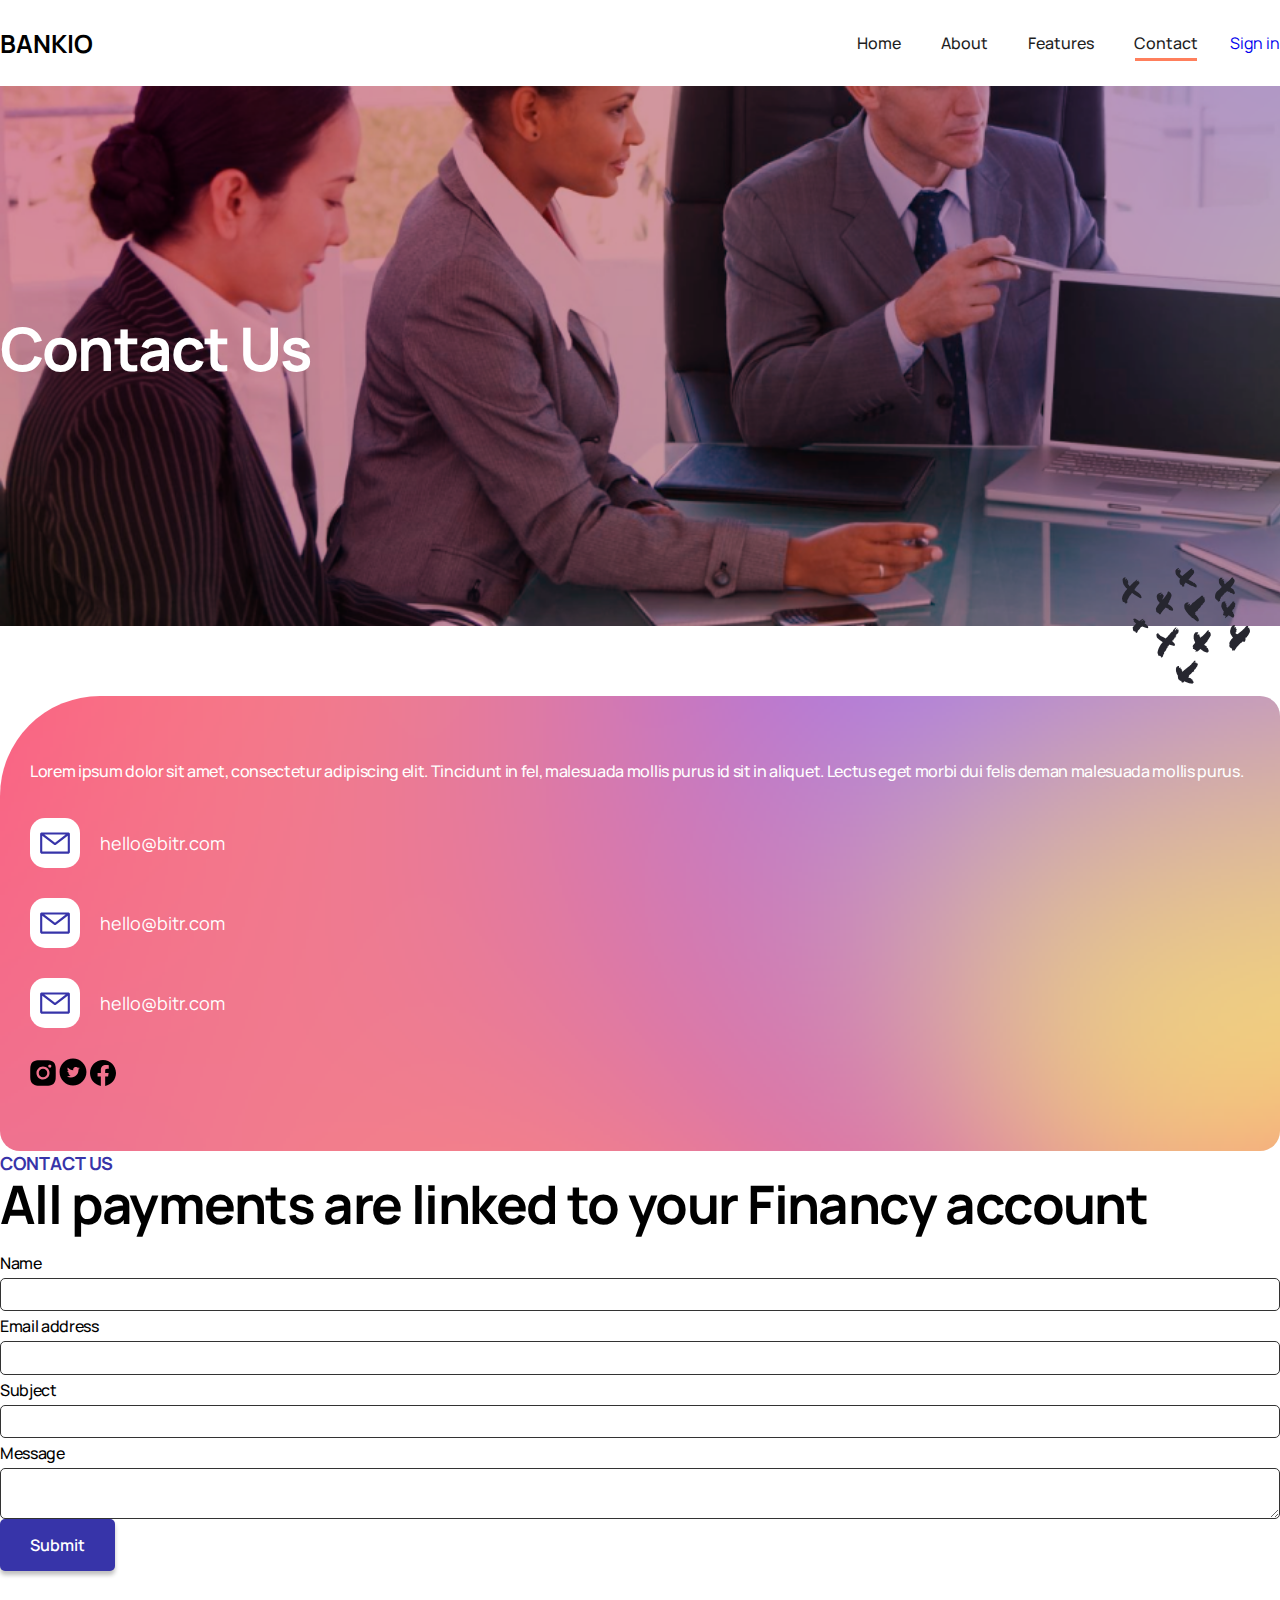
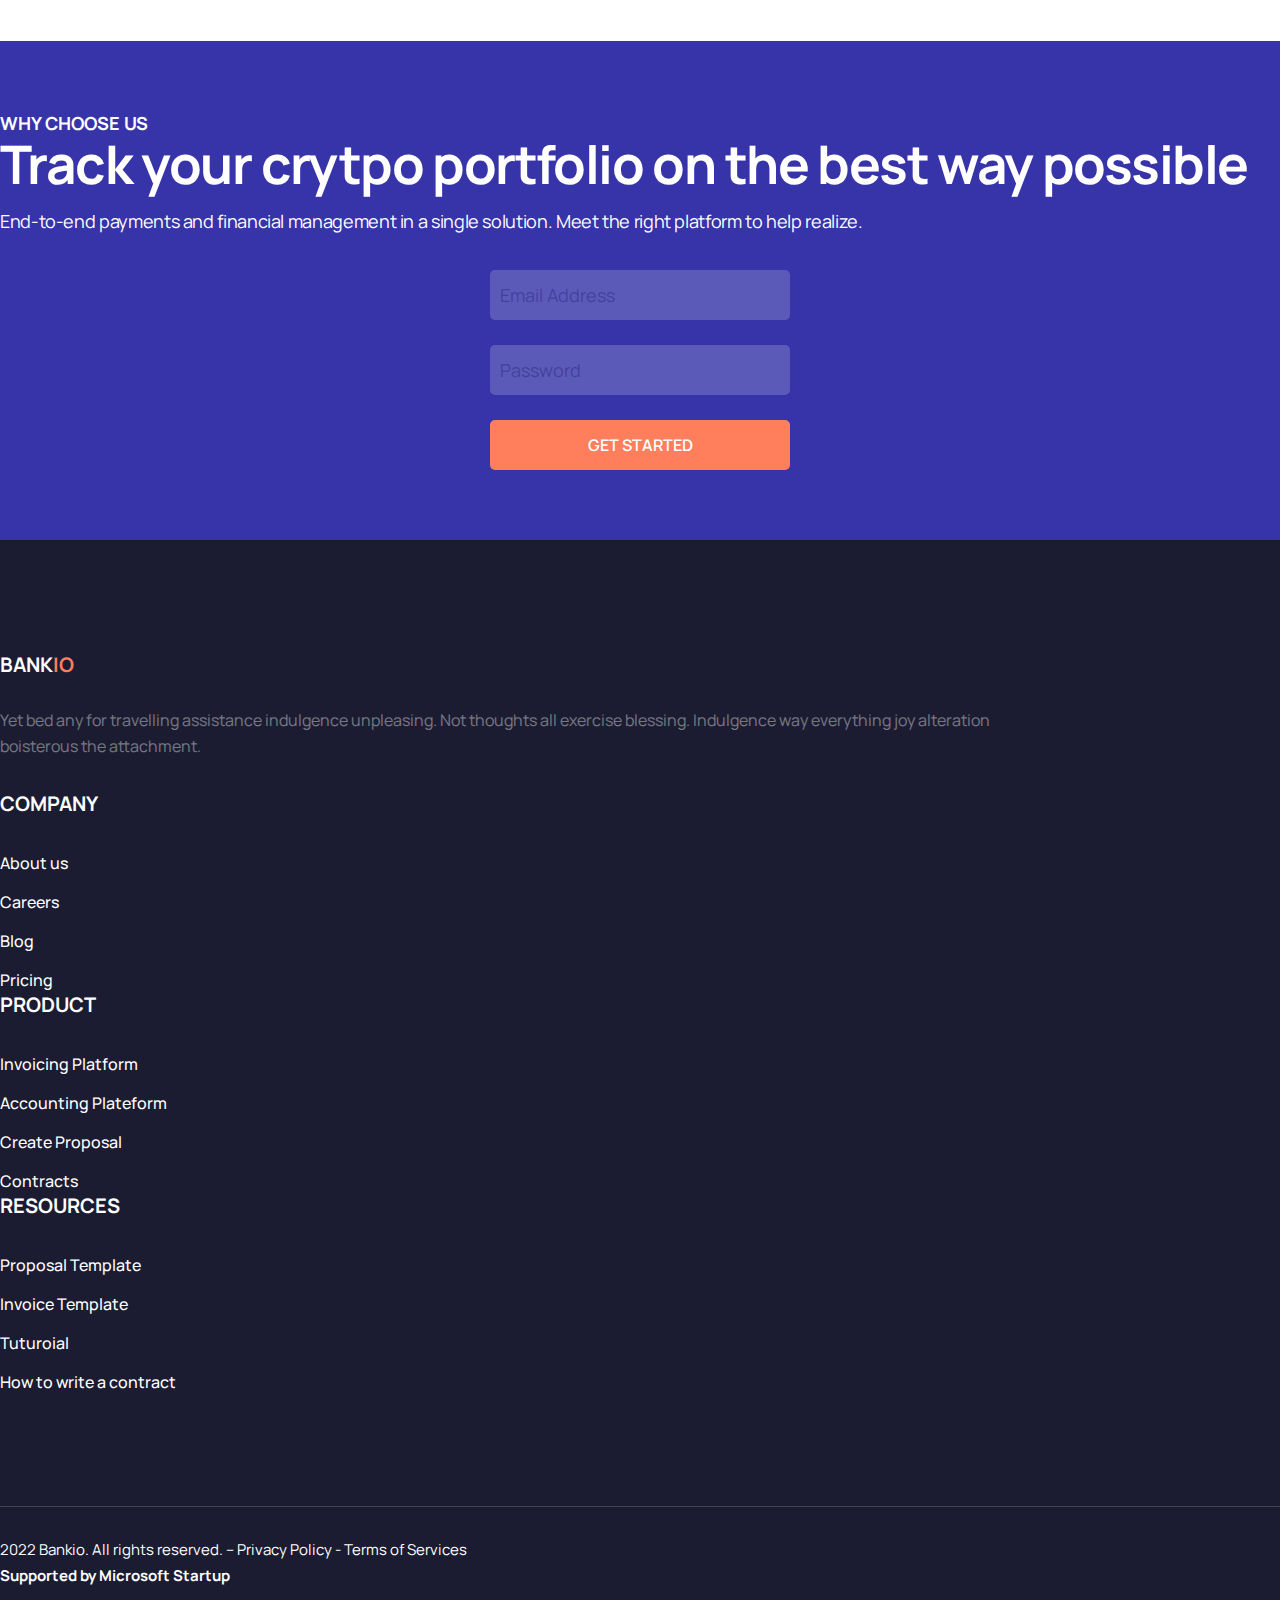
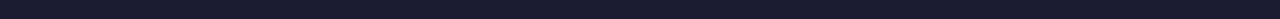
<file: contact.html>
<!DOCTYPE html>
<html lang="en">
  <head>
    <meta charset="UTF-8" />
    <meta http-equiv="X-UA-Compatible" content="IE=edge" />
    <meta name="viewport" content="width=device-width, initial-scale=1.0" />
    <title>Bankoi</title>

    <!-- custom css -->
    <link rel="stylesheet" href="assets/css/main.css" />
    <link rel="stylesheet" href="assets/css/responsive.css" />
    <!-- Bootsrap CSS -->
    <link
      href="https://cdn.jsdelivr.net/npm/bootstrap@5.2.0/dist/css/bootstrap.min.css"
      rel="stylesheet"
      integrity="sha384-gH2yIJqKdNHPEq0n4Mqa/HGKIhSkIHeL5AyhkYV8i59U5AR6csBvApHHNl/vI1Bx"
      crossorigin="anonymous"
    />

    <!-- Swiper css -->
    <!-- Link Swiper's CSS -->
    <link
      rel="stylesheet"
      href="https://cdn.jsdelivr.net/npm/swiper/swiper-bundle.min.css"
    />
  </head>

  <body>
    <!-- nav bar -->
    <nav class="main-nav">
      <div class="container">
        <div class="nav-wrapper">
          <div class="l-part">
            <div class="logo-wrapper">
              <h4 class="logo-text">BANKIO</h4>
            </div>
          </div>
          <div class="r-part">
            <ul class="nav-list">
              <li><a href="/index.html">Home</a></li>
              <li><a href="/about.html">About</a></li>
              <li><a href="/features.html">Features</a></li>
              <li><a href="/contact.html" class="active">Contact</a></li>
            </ul>
            <a href="#" class="nav-cta"> Sign in </a>
            <div id="toggle">
              <div class="one"></div>
              <div class="two"></div>
              <div class="three"></div>
            </div>
          </div>
        </div>
        <div class="mob-nav">
          <ul class="nav-list">
            <li><a href="/index.html">Home</a></li>
            <li><a href="/about.html">About</a></li>
            <li><a href="/features.html">Features</a></li>
            <li><a href="/contact.html" class="active">Contact</a></li>
          </ul>
        </div>
      </div>
    </nav>

    <div id="contact-page">
      <!-- Hero sec -->
      <section class="full-bg-sec">
        <img src="assets/images/about-hero-ovr.svg" alt="" class="ovr" />
        <div class="container">
          <div class="row">
            <div class="col-12">
              <div class="sec-head">
                <h3 class="white">Contact Us</h3>
              </div>
            </div>
          </div>
        </div>
      </section>

      <!-- Form Sec -->
      <section class="sec form-sec">
        <div class="container">
          <div class="row">
            <div class="col-lg-4 col-md-4 col-sm-12">
              <div class="l-part">
                <p class="para">
                  Lorem ipsum dolor sit amet, consectetur adipiscing elit.
                  Tincidunt in fel, malesuada mollis purus id sit in aliquet.
                  Lectus eget morbi dui felis deman malesuada mollis purus.
                </p>

                <div class="icon-list-wrapper">
                  <div class="icon-wrapper">
                    <img
                      src="assets/images/contact-page/mail-icon.svg"
                      alt=""
                    />
                  </div>
                  <div class="text-wrapper">
                    <a href="#">hello@bitr.com</a>
                  </div>
                </div>
                <div class="icon-list-wrapper">
                  <div class="icon-wrapper">
                    <img
                      src="assets/images/contact-page/mail-icon.svg"
                      alt=""
                    />
                  </div>
                  <div class="text-wrapper">
                    <a href="#">hello@bitr.com</a>
                  </div>
                </div>
                <div class="icon-list-wrapper">
                  <div class="icon-wrapper">
                    <img
                      src="assets/images/contact-page/mail-icon.svg"
                      alt=""
                    />
                  </div>
                  <div class="text-wrapper">
                    <a href="#">hello@bitr.com</a>
                  </div>
                </div>

                <div class="social-links-wrapper">
                  <a href="#" class="socail-link">
                    <img
                      src="assets/images/contact-page/instagram.svg"
                      alt=""
                    />
                  </a>
                  <a href="#" class="socail-link">
                    <img src="assets/images/contact-page/twiter.svg" alt="" />
                  </a>
                  <a href="#" class="socail-link">
                    <img src="assets/images/contact-page/facebook.svg" alt="" />
                  </a>
                </div>
              </div>
            </div>
            <div class="col-lg-8 col-md-8 col-sm-12">
              <div class="r-part">
                <h3 class="title">Contact us</h3>

                <div class="sec-head">
                  <h3>All payments are linked to your Financy account</h3>
                </div>
                <div class="contact-form-wrapper">
                  <form action="">
                    <div class="row g-3">
                      <div class="col-lg-6 col-md-6 col-sm-12 input-wr">
                        <label for="name">Name</label>
                        <input type="text" id="name" />
                      </div>
                      <div class="col-lg-6 col-md-6 col-sm-12 input-wr">
                        <label for="email">Email address</label>
                        <input type="text" id="email" />
                      </div>

                      <div class="col-lg-12 col-md-12 col-sm-12 input-wr">
                        <label for="subject">Subject</label>
                        <input type="text" id="subject" />
                      </div>
                      <div class="col-lg-12 col-md-12 col-sm-12 input-wr">
                        <label for="message">Message</label>
                        <textarea type="text" id="subject"></textarea>
                      </div>
                      <div class="col-lg-12 col-md-12 col-sm-12 input-wr">
                        <a href="javascript:void(0)" class="main-btn">Submit</a>
                      </div>
                    </div>
                  </form>
                </div>
              </div>
            </div>
          </div>
        </div>
      </section>

      <!-- Track Sec -->
      <section class="sec mail-sec">
        <div class="container">
          <div class="row">
            <div class="col-lg-6 col-md-6 col-sm-12 justify-content-center">
              <div class="l-part">
                <h3 class="title white">Why Choose Us</h3>

                <div class="sec-head">
                  <h3 class="white">
                    Track your crytpo portfolio on the best way possible
                  </h3>
                </div>

                <p class="para white">
                  End-to-end payments and financial management in a single
                  solution. Meet the right platform to help realize.
                </p>
              </div>
            </div>
            <div class="col-lg-6 col-md-6 col-sm-12 justify-content-center">
              <div class="r-part">
                <input type="email" name="" id="" placeholder="Email Address" />
                <input type="password" name="" id="" placeholder="Password" />

                <button class="submit-btn">Get Started</button>
              </div>
            </div>
          </div>
        </div>
      </section>

      <!-- Footer sec -->
      <footer class="footer-sec">
        <div class="foot-det">
          <div class="container">
            <div class="row">
              <div class="col-lg-6 col-md-6 col-sm-12">
                <div class="l-part">
                  <h3 class="title white">
                    BANK<span class="orange">IO</span>
                  </h3>
                  <p class="para white">
                    Yet bed any for travelling assistance indulgence unpleasing.
                    Not thoughts all exercise blessing. Indulgence way
                    everything joy alteration boisterous the attachment.
                  </p>
                </div>
              </div>
              <div class="col-lg-2 col-md-2 col-sm-6">
                <ul class="footer-list">
                  <li class="title">Company</li>
                  <li class="links">
                    <a href="#">About us</a>
                  </li>
                  <li class="links">
                    <a href="#">Careers</a>
                  </li>
                  <li class="links">
                    <a href="#">Blog </a>
                  </li>
                  <li class="links">
                    <a href="#">Pricing</a>
                  </li>
                </ul>
              </div>
              <div class="col-lg-2 col-md-2 col-sm-6">
                <ul class="footer-list">
                  <li class="title">Product</li>
                  <li class="links">
                    <a href="#">Invoicing Platform</a>
                  </li>
                  <li class="links">
                    <a href="#">Accounting Plateform </a>
                  </li>
                  <li class="links">
                    <a href="#">Create Proposal</a>
                  </li>
                  <li class="links">
                    <a href="#">Contracts </a>
                  </li>
                </ul>
              </div>
              <div class="col-lg-2 col-md-2 col-sm-6">
                <ul class="footer-list">
                  <li class="title">Resources</li>
                  <li class="links">
                    <a href="#">Proposal Template</a>
                  </li>
                  <li class="links">
                    <a href="#">Invoice Template</a>
                  </li>
                  <li class="links">
                    <a href="#">Tuturoial </a>
                  </li>
                  <li class="links">
                    <a href="#">How to write a contract</a>
                  </li>
                </ul>
              </div>
            </div>
          </div>
        </div>

        <div class="copy">
          <div class="container">
            <div class="row justify-content-between">
              <div class="col-md-auto">
                <h3>
                  2022 Bankio. All rights reserved. -- Privacy Policy - Terms of
                  Services
                </h3>
              </div>
              <div class="col-md-auto">
                <h3 class="semi">Supported by Microsoft Startup</h3>
              </div>
            </div>
          </div>
        </div>
      </footer>
    </div>
    <!-- jquery js -->
    <script src="https://code.jquery.com/jquery-3.6.0.min.js"></script>
    <!-- Custom js -->
    <script>
      $("#toggle").click(function () {
        $(this).toggleClass("on");
        $(".mob-nav").slideToggle();
      });

      $(window).scroll(function () {
        if ($(window).scrollTop() > 50) {
          $(".main-nav").addClass("sticky");
        } else {
          $(".main-nav").removeClass("sticky");
        }
      });
    </script>

    <!-- BNootstrap js -->
    <script
      src="https://cdn.jsdelivr.net/npm/bootstrap@5.2.0/dist/js/bootstrap.bundle.min.js"
      integrity="sha384-A3rJD856KowSb7dwlZdYEkO39Gagi7vIsF0jrRAoQmDKKtQBHUuLZ9AsSv4jD4Xa"
      crossorigin="anonymous"
    ></script>
  </body>
</html>
</file>
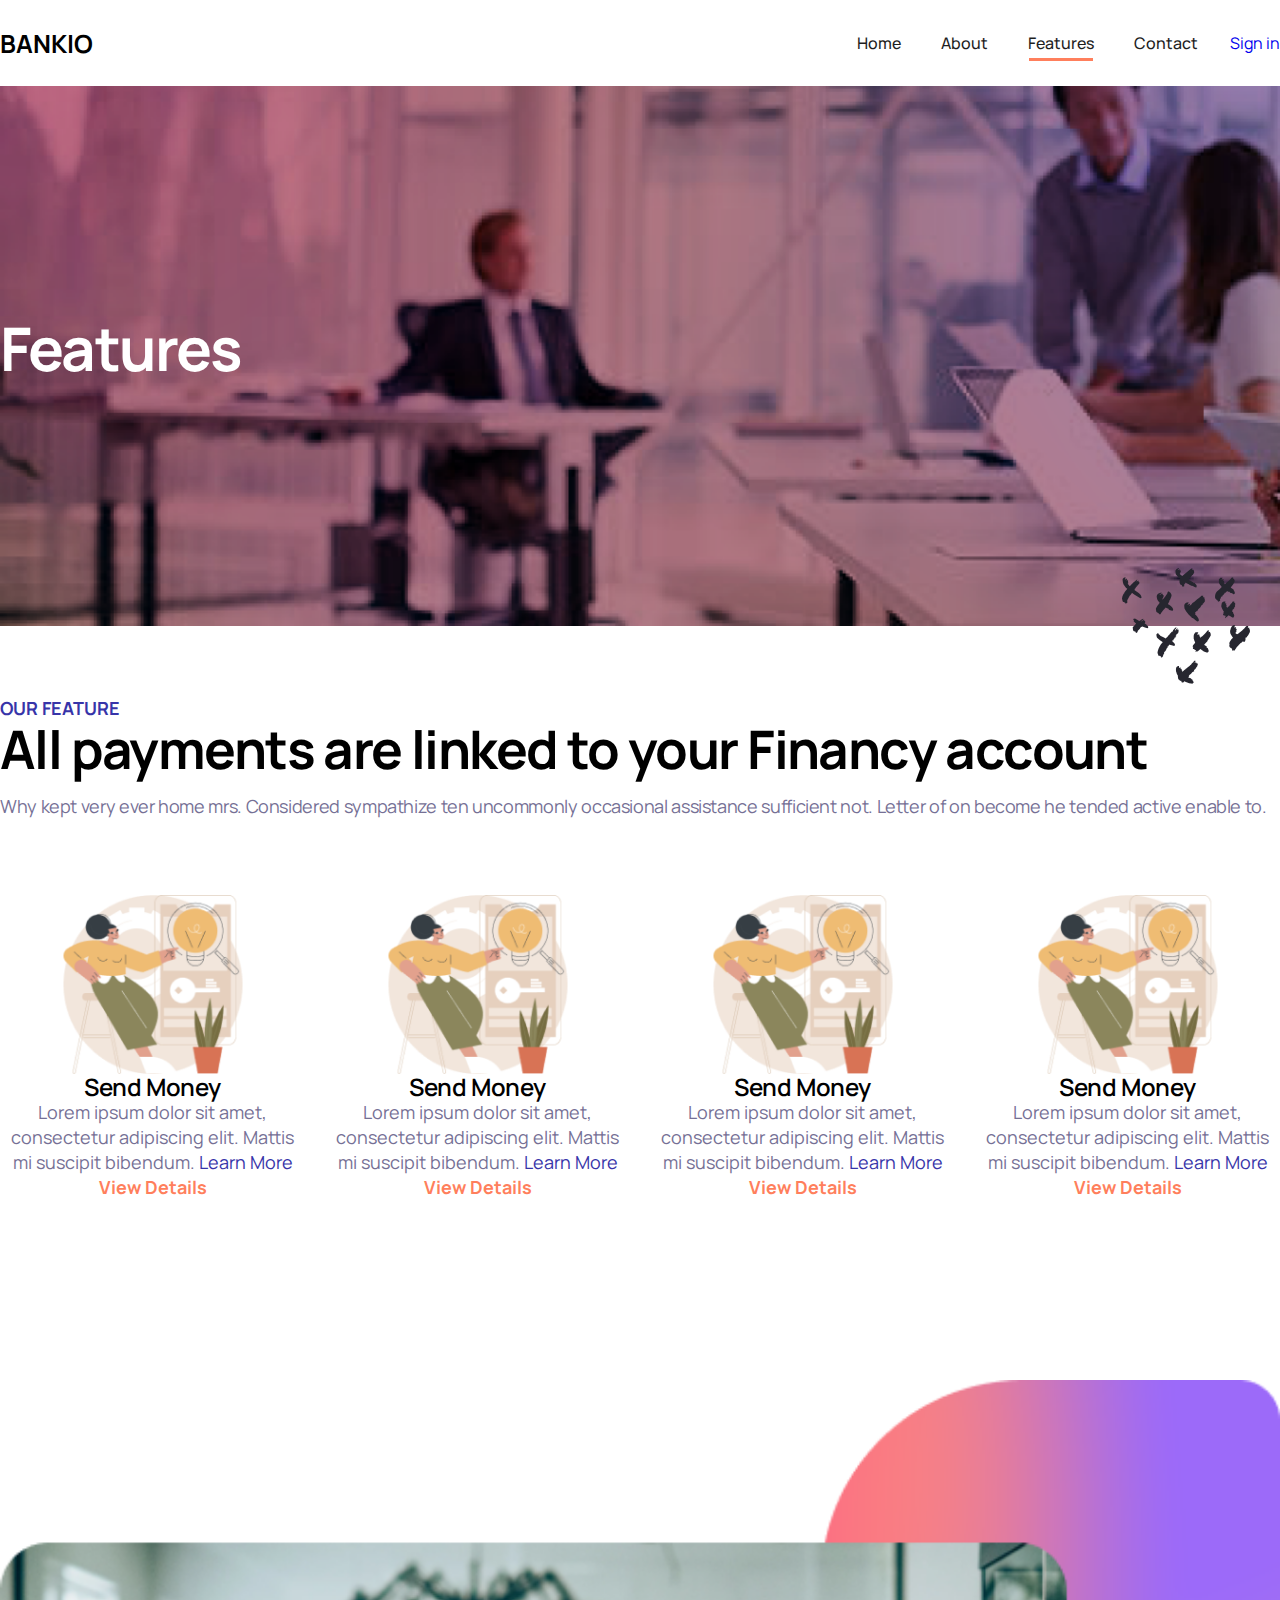
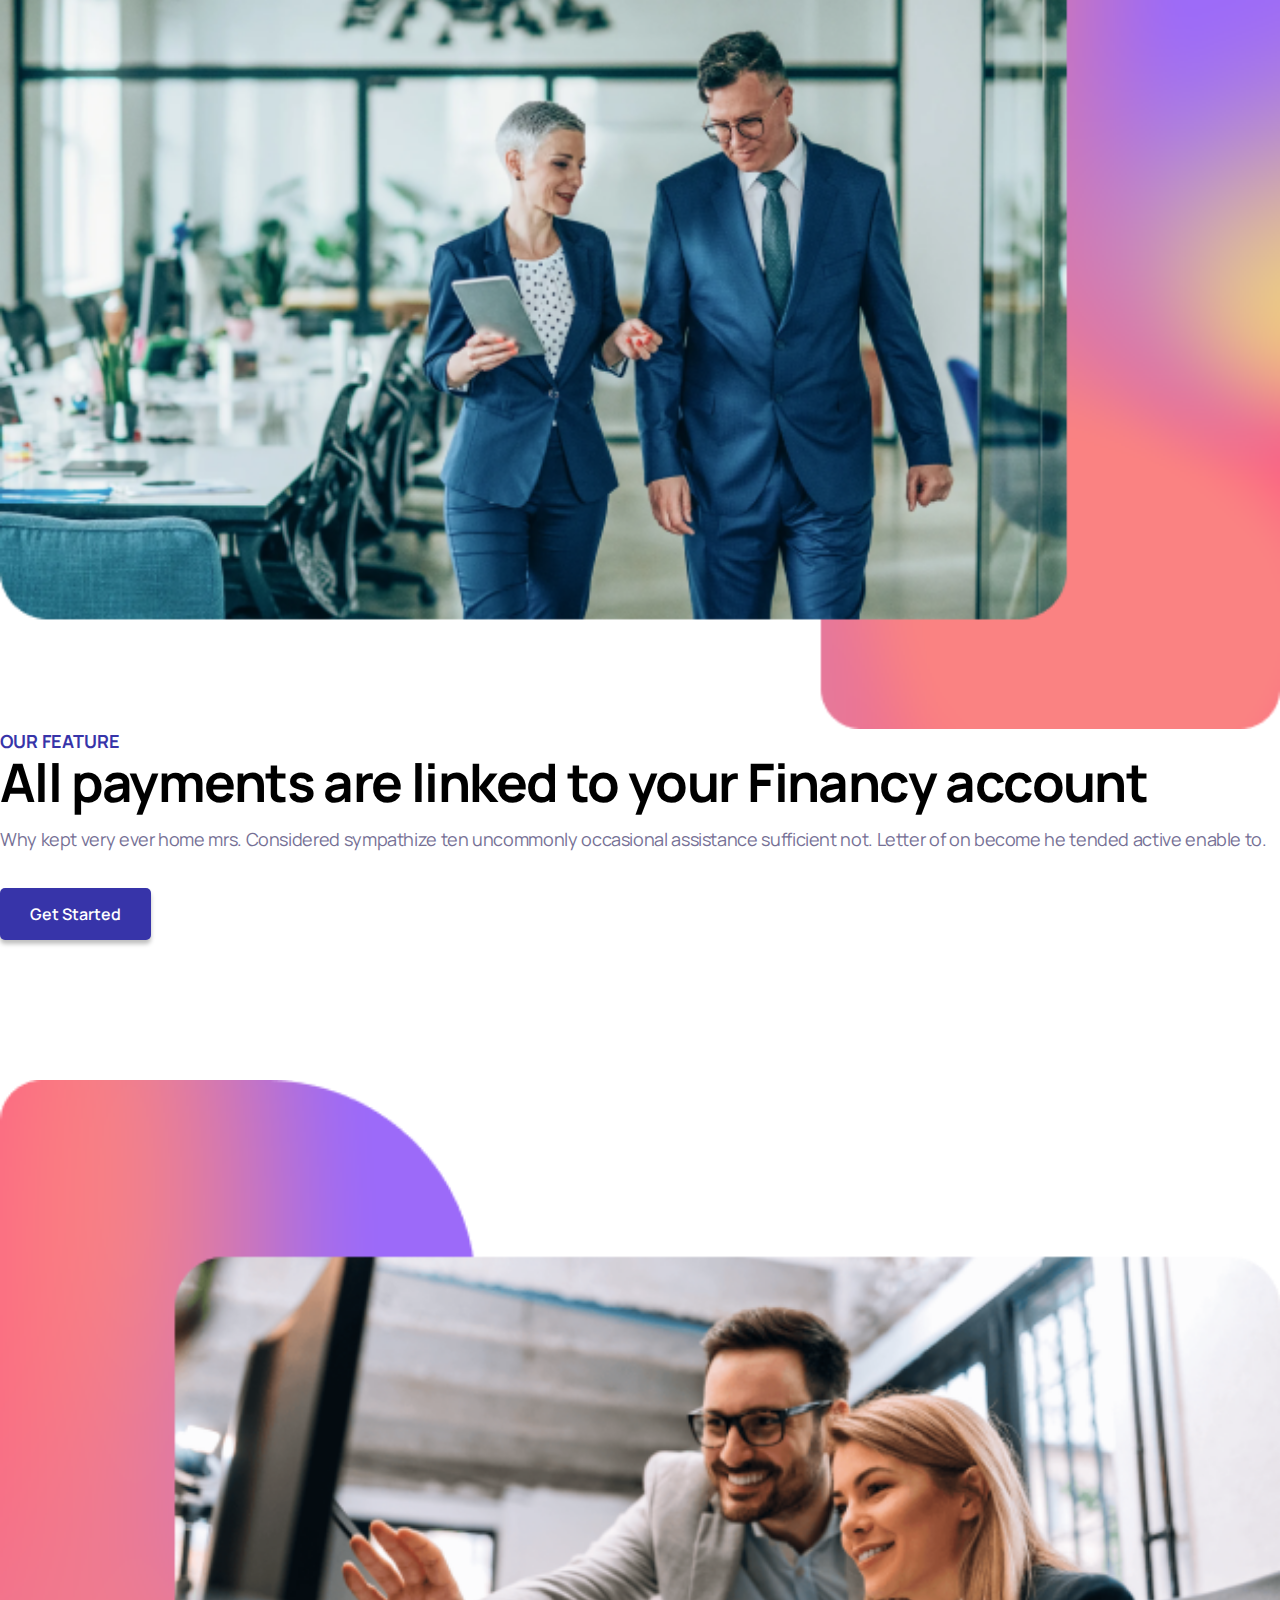
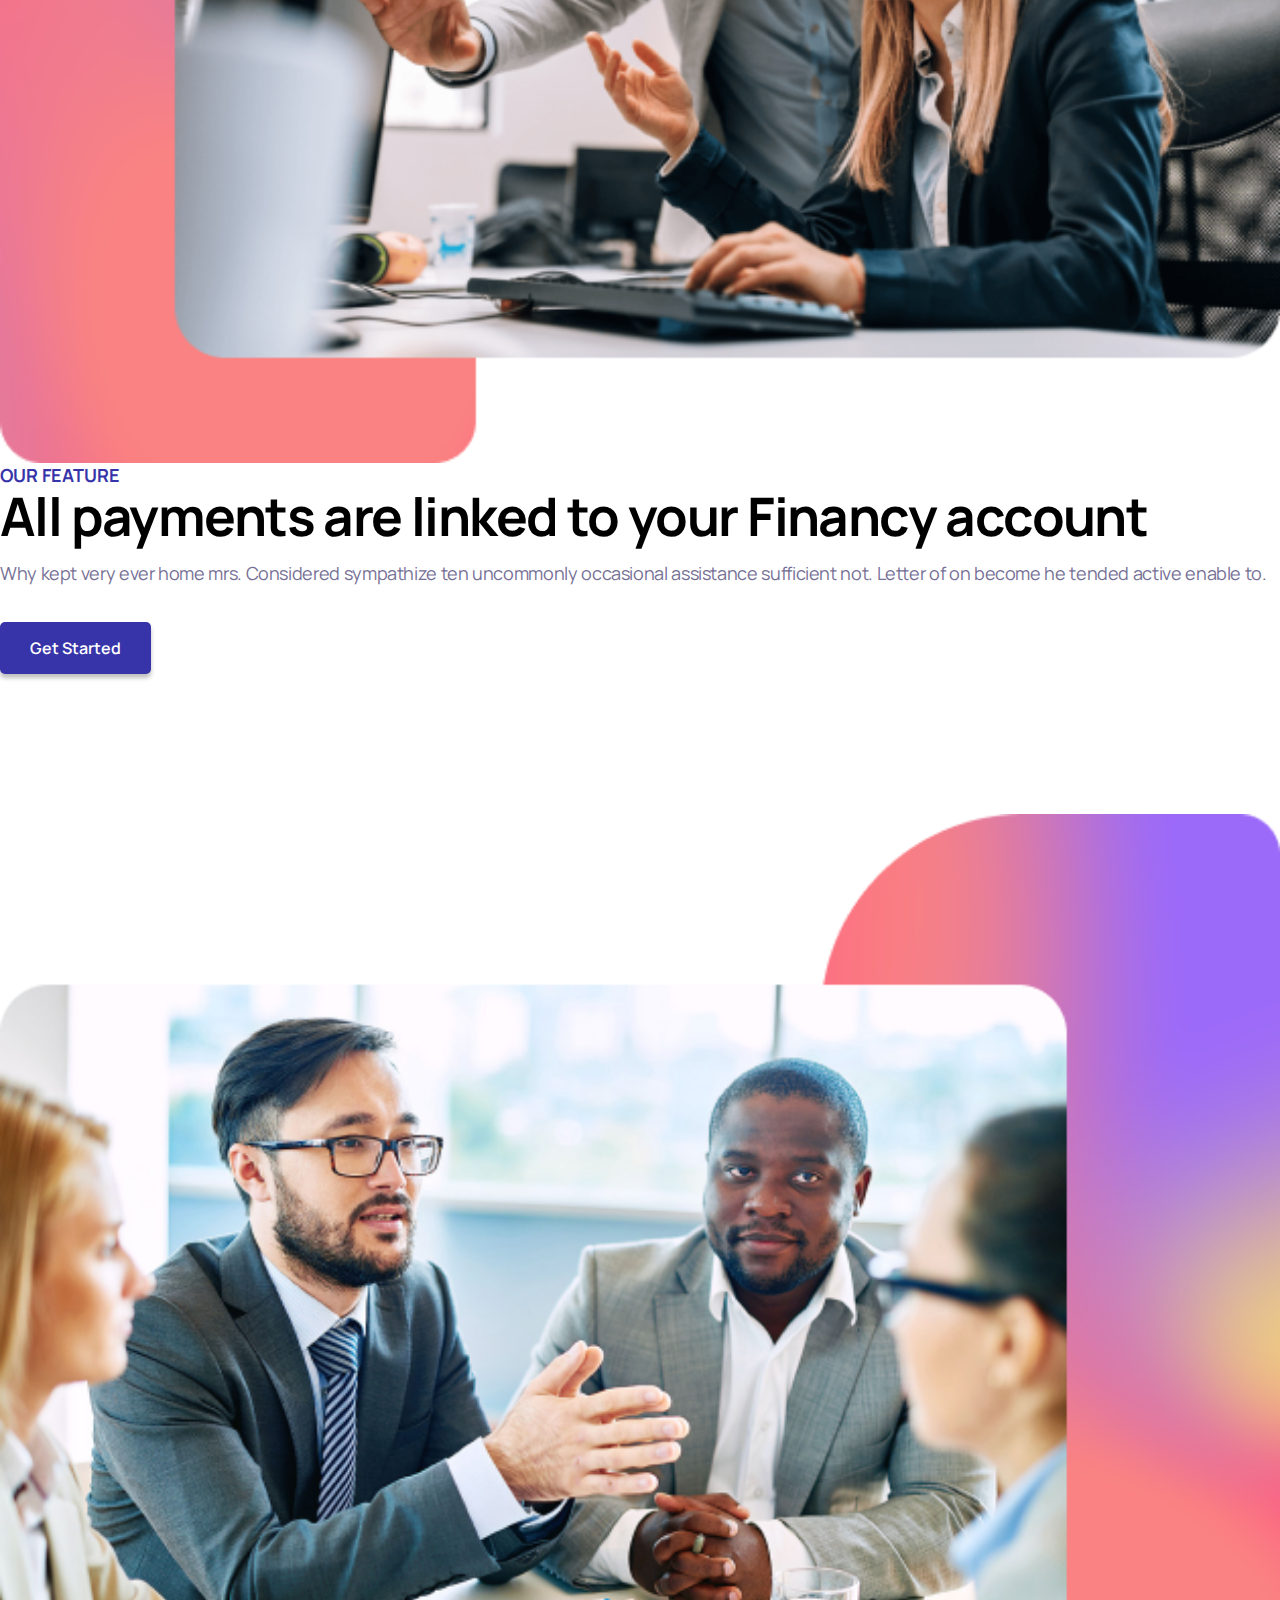
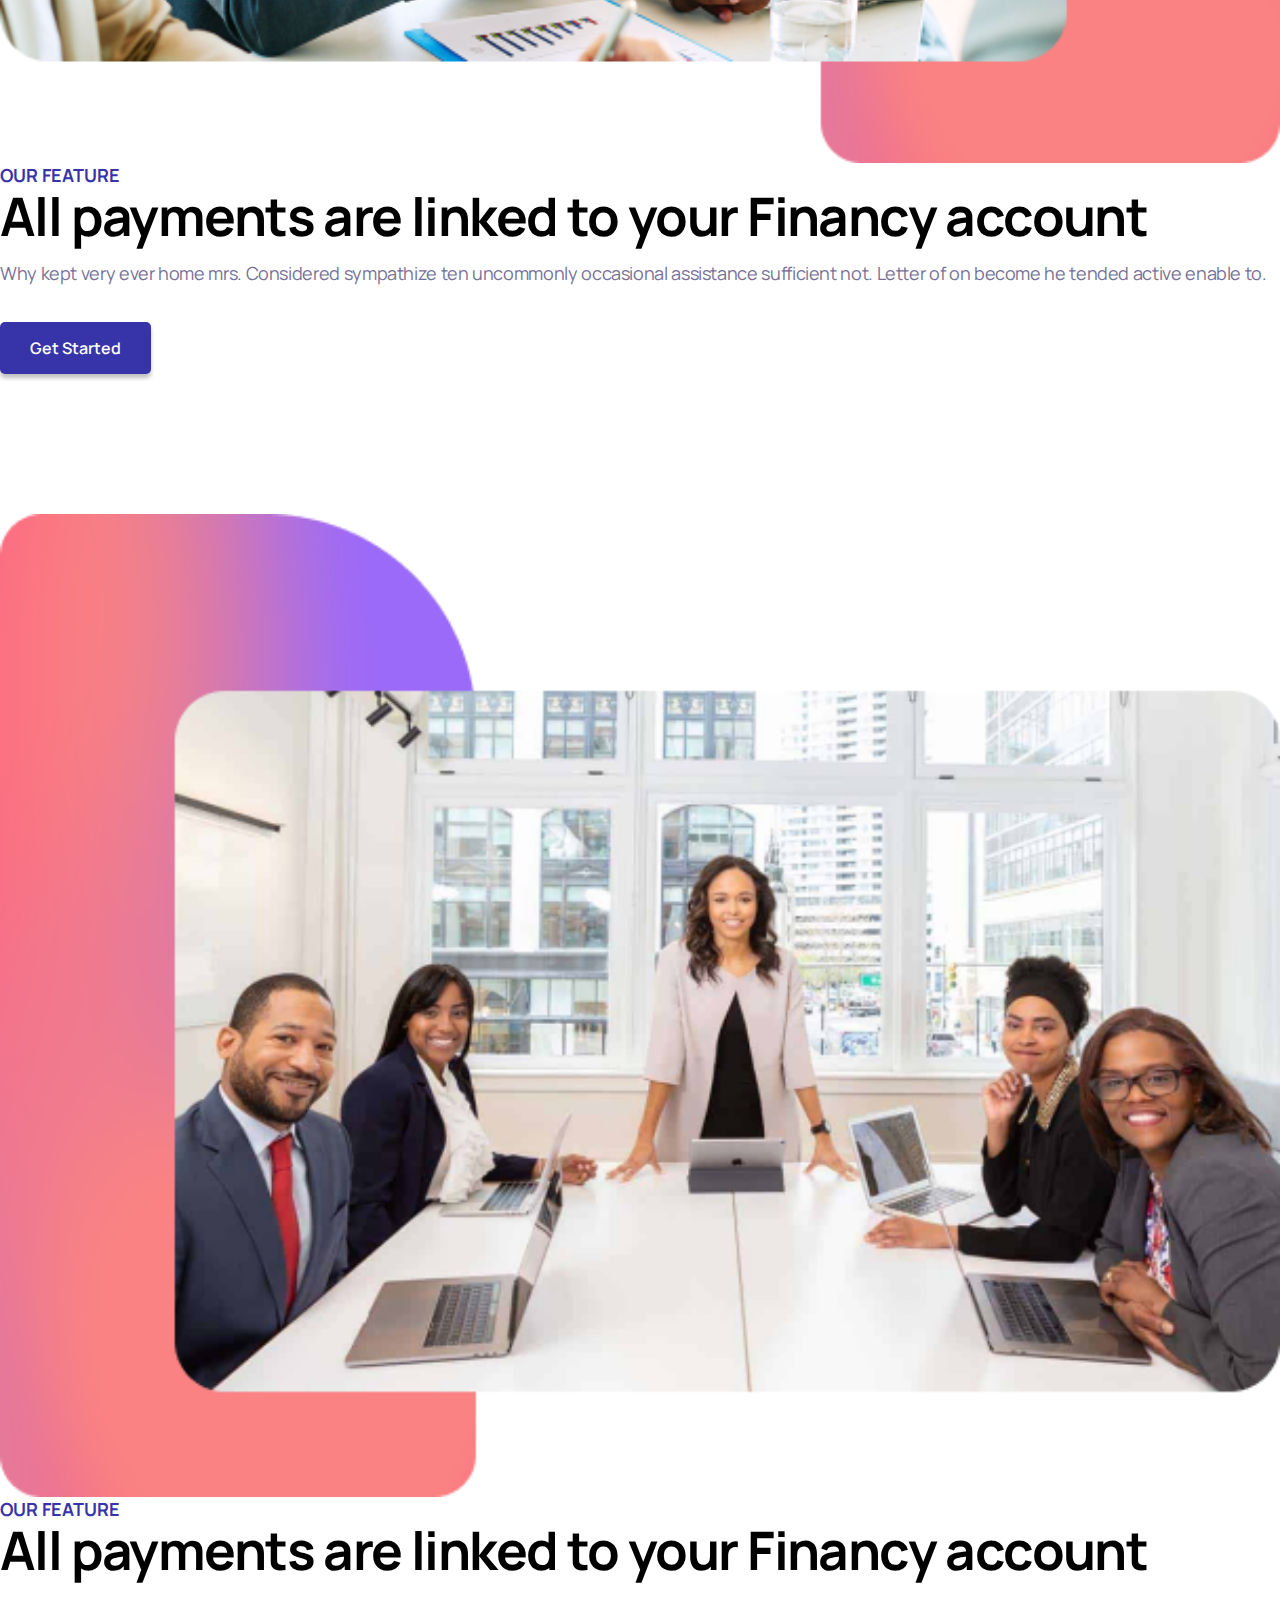
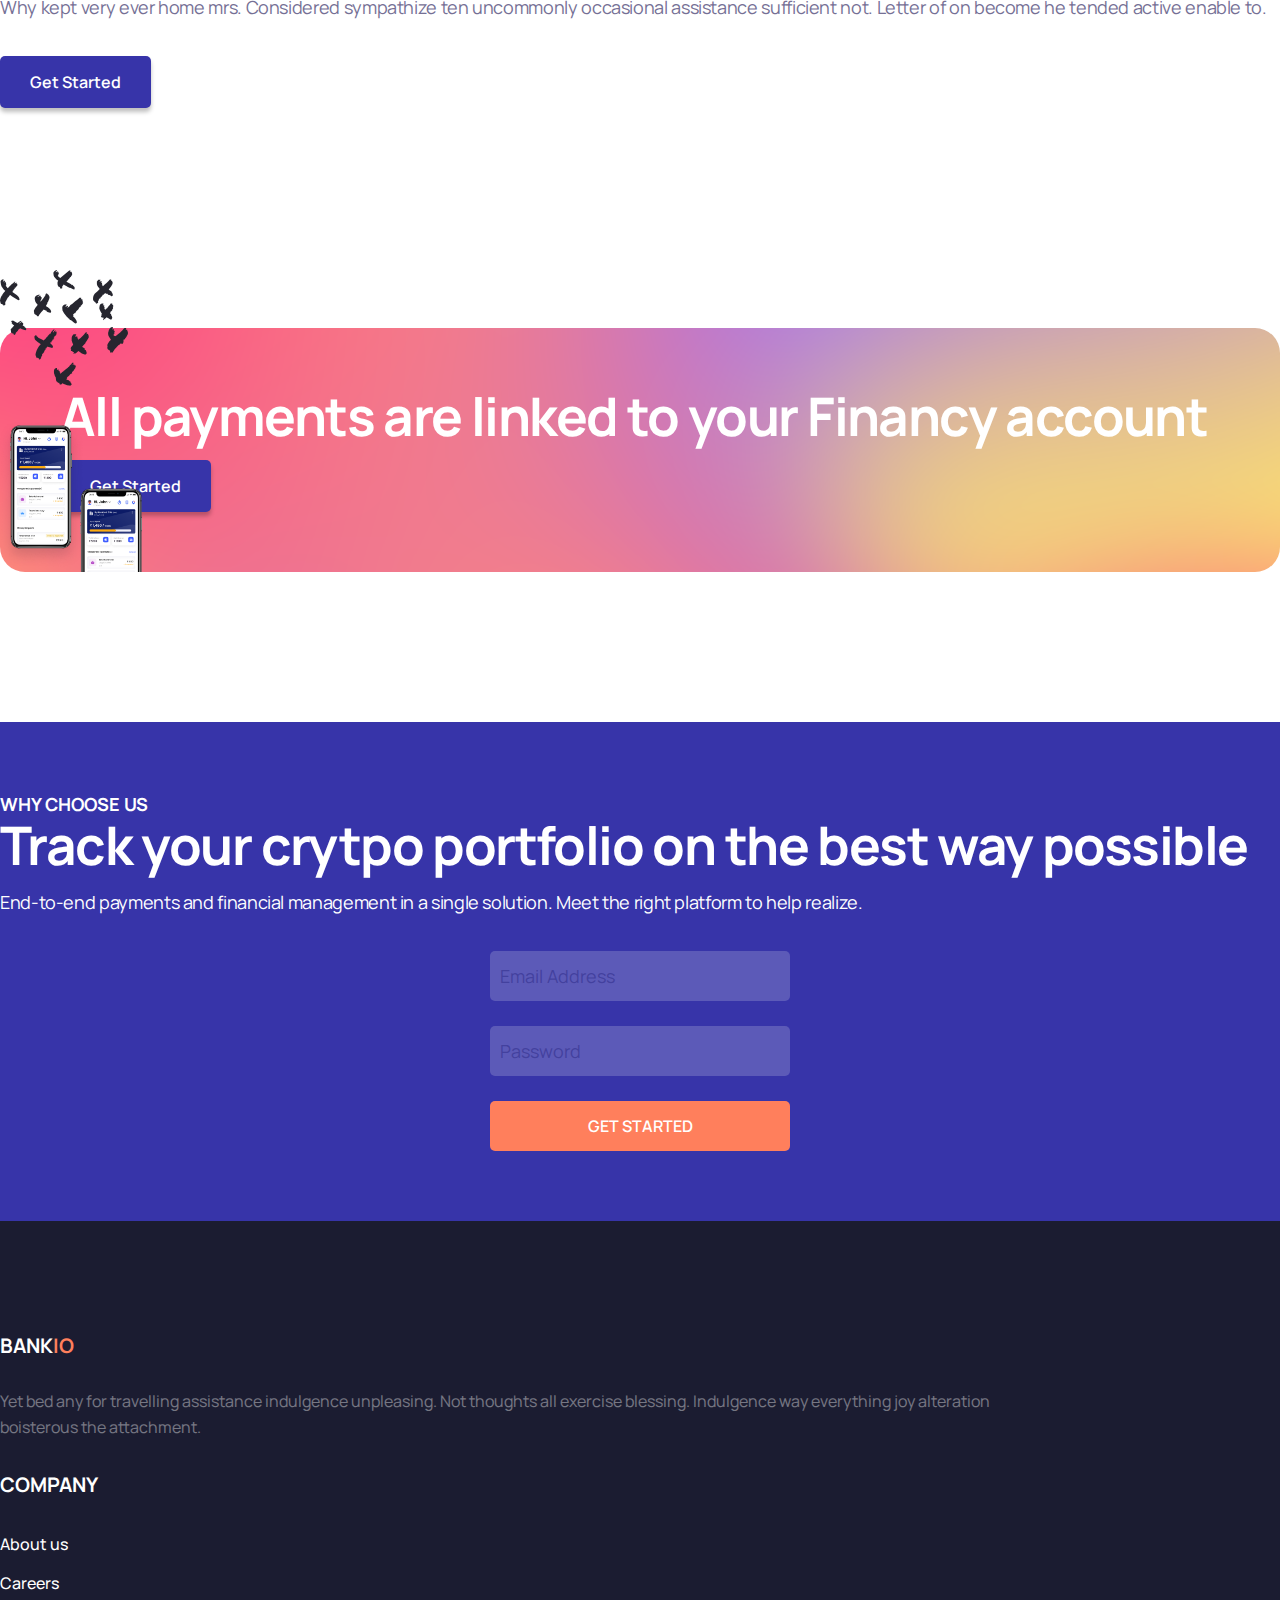
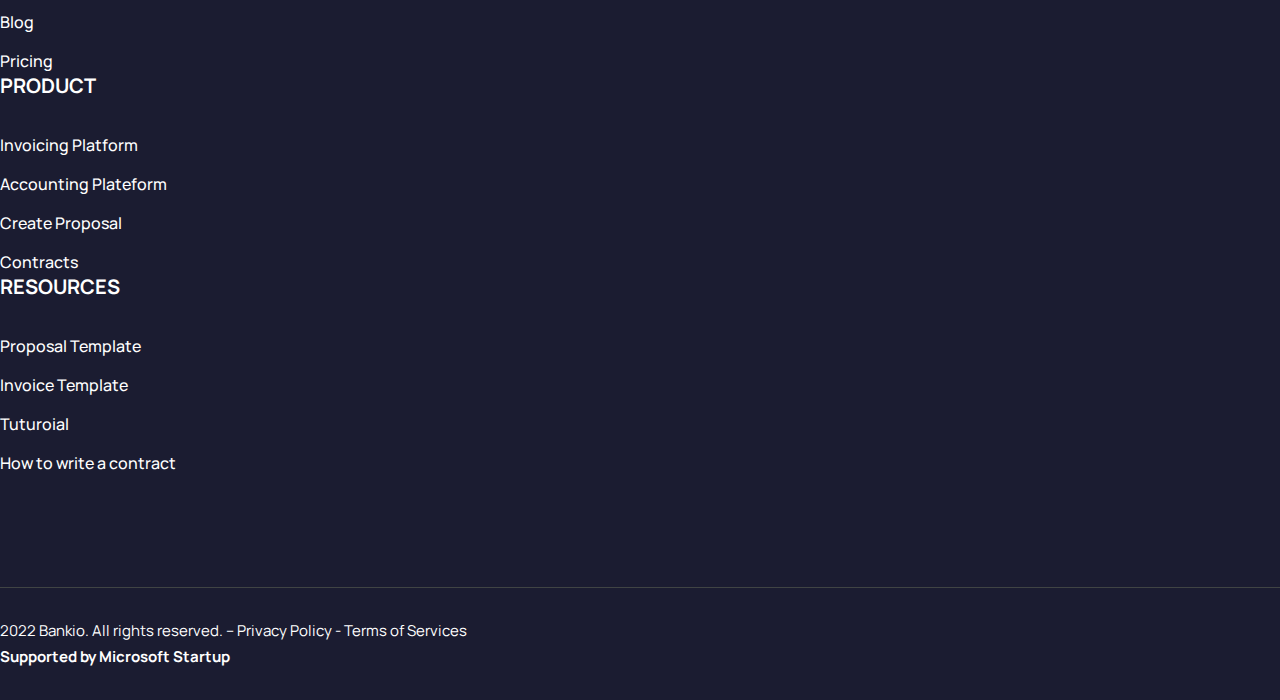
<file: features.html>
<!DOCTYPE html>
<html lang="en">
  <head>
    <meta charset="UTF-8" />
    <meta http-equiv="X-UA-Compatible" content="IE=edge" />
    <meta name="viewport" content="width=device-width, initial-scale=1.0" />
    <title>Bankoi</title>

    <!-- custom css -->
    <link rel="stylesheet" href="assets/css/main.css" />
    <link rel="stylesheet" href="assets/css/responsive.css" />
    <!-- Bootsrap CSS -->
    <link
      href="https://cdn.jsdelivr.net/npm/bootstrap@5.2.0/dist/css/bootstrap.min.css"
      rel="stylesheet"
      integrity="sha384-gH2yIJqKdNHPEq0n4Mqa/HGKIhSkIHeL5AyhkYV8i59U5AR6csBvApHHNl/vI1Bx"
      crossorigin="anonymous"
    />

    <!-- Swiper css -->
    <!-- Link Swiper's CSS -->
    <link
      rel="stylesheet"
      href="https://cdn.jsdelivr.net/npm/swiper/swiper-bundle.min.css"
    />
  </head>

  <body>
<!-- nav bar -->
<nav class="main-nav">
    <div class="container">
      <div class="nav-wrapper">
        <div class="l-part">
          <div class="logo-wrapper">
            <h4 class="logo-text">BANKIO</h4>
          </div>
        </div>
        <div class="r-part">
          <ul class="nav-list">
            <li><a href="/index.html">Home</a></li>
            <li><a href="/about.html">About</a></li>
            <li><a href="/features.html" class="active">Features</a></li>
            <li><a href="/contact.html">Contact</a></li>
          </ul>
          <a href="#" class="nav-cta"> Sign in </a>
          <div id="toggle">
            <div class="one"></div>
            <div class="two"></div>
            <div class="three"></div>
          </div>
        </div>
      </div>
      <div class="mob-nav">
        <ul class="nav-list">
          <li><a href="/index.html">Home</a></li>
            <li><a href="/about.html">About</a></li>
            <li><a href="/features.html" class="active">Features</a></li>
            <li><a href="/contact.html">Contact</a></li>
        </ul>
      </div>
    </div>
  </nav>

    <div id="features-page">
      <!-- Hero sec -->
      <section class="full-bg-sec">
        <img src="assets/images/about-hero-ovr.svg" alt="" class="ovr" />
        <div class="container">
          <div class="row">
            <div class="col-12">
              <div class="sec-head">
                <h3 class="white">Features</h3>
              </div>
            </div>
          </div>
        </div>
      </section>

      <!-- sec-2 -->
      <section class="sec fe-sec-2">
        <div class="container">
          <div class="row justify-content-center">
            <div class="col-lg-7 col-md-7 col-sm-12 col-12">
              <h3 class="title text-center">Our Feature</h3>
              <div class="sec-head mb-4">
                <h3 class="text-center">
                  All payments are linked to your Financy account
                </h3>
              </div>
              <p class="para text-center">
                Why kept very ever home mrs. Considered sympathize ten
                uncommonly occasional assistance sufficient not. Letter of on
                become he tended active enable to.
              </p>
            </div>
          </div>

          <div class="row">
            <div class="card-wrapper">
              <div class="card">
                <div class="img-wrapper">
                  <img src="assets/images/features page/c01.png" alt="" />
                </div>

                <div class="card-body">
                  <h3 class="card-title">Send Money</h3>

                  <p class="card-text">
                    Lorem ipsum dolor sit amet, consectetur adipiscing elit.
                    Mattis mi suscipit bibendum. <a href="#" class="card-link">Learn More</a>
                  </p>

                  <a href="#" class="card-btn"> View Details </a>
                </div>
              </div>
              <div class="card">
                <div class="img-wrapper">
                  <img src="assets/images/features page/c01.png" alt="" />
                </div>

                <div class="card-body">
                  <h3 class="card-title">Send Money</h3>

                  <p class="card-text">
                    Lorem ipsum dolor sit amet, consectetur adipiscing elit.
                    Mattis mi suscipit bibendum. <a href="#" class="card-link">Learn More</a>
                  </p>

                  <a href="#" class="card-btn"> View Details </a>
                </div>
              </div>
              <div class="card">
                <div class="img-wrapper">
                  <img src="assets/images/features page/c01.png" alt="" />
                </div>

                <div class="card-body">
                  <h3 class="card-title">Send Money</h3>

                  <p class="card-text">
                    Lorem ipsum dolor sit amet, consectetur adipiscing elit.
                    Mattis mi suscipit bibendum. <a href="#" class="card-link">Learn More</a>
                  </p>

                  <a href="#" class="card-btn"> View Details </a>
                </div>
              </div>
              <div class="card">
                <div class="img-wrapper">
                  <img src="assets/images/features page/c01.png" alt="" />
                </div>

                <div class="card-body">
                  <h3 class="card-title">Send Money</h3>

                  <p class="card-text">
                    Lorem ipsum dolor sit amet, consectetur adipiscing elit.
                    Mattis mi suscipit bibendum. <a href="#" class="card-link">Learn More</a>
                  </p>

                  <a href="#" class="card-btn"> View Details </a>
                </div>
              </div>
             
            </div>
          </div>
        </div>
      </section>
      <!-- Feature Sec 1 -->
      <section class="sec fe-sec reverse no-bg">
        <div class="container">
          <div class="row align-items-center gx-5">
            <div class="col-lg-6 col-md-6 col-sm-12">
              <div class="img-part has-bg">
                <img src="assets/images/features page/feat01.png" alt="" />
              </div>
            </div>
            <div class="col-lg-6 col-md-6 col-sm-12">
              <div class="con-part">
                <h3 class="title">Our Feature</h3>

                <div class="sec-head">
                  <h3>All payments are linked to your Financy account</h3>
                </div>

                <p class="para">
                  Why kept very ever home mrs. Considered sympathize ten
                  uncommonly occasional assistance sufficient not. Letter of on
                  become he tended active enable to.
                </p>

                <button href="#" class="main-btn">Get Started</button>
              </div>
            </div>
          </div>
        </div>
      </section>

      <!-- Feature Sec 2 -->
      <section class="sec fe-sec no-bg">
        <div class="container">
          <div class="row align-items-center gx-5">
            <div class="col-lg-6 col-md-6 col-sm-12">
              <div class="img-part">
                <img src="assets/images/features page/feat02.png" alt="" />
              </div>
            </div>
            <div class="col-lg-6 col-md-6 col-sm-12">
              <div class="con-part">
                <h3 class="title">Our Feature</h3>

                <div class="sec-head">
                  <h3>All payments are linked to your Financy account</h3>
                </div>

                <p class="para">
                  Why kept very ever home mrs. Considered sympathize ten
                  uncommonly occasional assistance sufficient not. Letter of on
                  become he tended active enable to.
                </p>

                <button href="#" class="main-btn">Get Started</button>
              </div>
            </div>
          </div>
        </div>
      </section>

      <!-- Feature Sec 3 -->
      <section class="sec fe-sec no-bg reverse">
        <div class="container">
          <div class="row align-items-center gx-5">
            <div class="col-lg-6 col-md-6 col-sm-12">
              <div class="img-part">
                <img src="assets/images/features page/feat03.png" alt="" />
              </div>
            </div>
            <div class="col-lg-6 col-md-6 col-sm-12">
              <div class="con-part">
                <h3 class="title">Our Feature</h3>

                <div class="sec-head">
                  <h3>All payments are linked to your Financy account</h3>
                </div>

                <p class="para">
                  Why kept very ever home mrs. Considered sympathize ten
                  uncommonly occasional assistance sufficient not. Letter of on
                  become he tended active enable to.
                </p>

                <button href="#" class="main-btn">Get Started</button>
              </div>
            </div>
          </div>
        </div>
      </section>

      <!-- Feature Sec 4 -->
      <section class="sec fe-sec no-bg">
        <div class="container">
          <div class="row align-items-center gx-5">
            <div class="col-lg-6 col-md-6 col-sm-12">
              <div class="img-part">
                <img src="assets/images/features page/feat04.png" alt="" />
              </div>
            </div>
            <div class="col-lg-6 col-md-6 col-sm-12">
              <div class="con-part">
                <h3 class="title">Our Feature</h3>

                <div class="sec-head">
                  <h3>All payments are linked to your Financy account</h3>
                </div>

                <p class="para">
                  Why kept very ever home mrs. Considered sympathize ten
                  uncommonly occasional assistance sufficient not. Letter of on
                  become he tended active enable to.
                </p>

                <button href="#" class="main-btn">Get Started</button>
              </div>
            </div>
          </div>
        </div>
      </section>

      <!-- Foot banner -->
      <section class="foot-banner sec">
        <div class="container">
          <img src="assets/images/about-hero-ovr.svg" alt="" class="ovr" />
          <div class="row">
            <div class="col-lg-6 col-md-6 col-sm-12 col-12">
              <div class="l-part">
                <div class="sec-head">
                  <h3 class="white">
                    All payments are linked to your Financy account
                  </h3>
                </div>
                <button class="main-btn">Get Started</button>
              </div>
            </div>
            <div class="col-lg-6 col-md-6 col-sm-12 col-12">
              <div class="r-part">
                <img src="assets/images/mob.png" alt="" />
              </div>
            </div>
          </div>
        </div>
      </section>

      <!-- Track Sec -->
      <section class="sec mail-sec">
        <div class="container">
          <div class="row">
            <div class="col-lg-6 col-md-6 col-sm-12 justify-content-center">
              <div class="l-part">
                <h3 class="title white">Why Choose Us</h3>

                <div class="sec-head">
                  <h3 class="white">
                    Track your crytpo portfolio on the best way possible
                  </h3>
                </div>

                <p class="para white">
                  End-to-end payments and financial management in a single
                  solution. Meet the right platform to help realize.
                </p>
              </div>
            </div>
            <div class="col-lg-6 col-md-6 col-sm-12 justify-content-center">
              <div class="r-part">
                <input type="email" name="" id="" placeholder="Email Address" />
                <input type="password" name="" id="" placeholder="Password" />

                <button class="submit-btn">Get Started</button>
              </div>
            </div>
          </div>
        </div>
      </section>

      <!-- Footer sec -->
      <footer class="footer-sec">
        <div class="foot-det">
          <div class="container">
            <div class="row">
              <div class="col-lg-6 col-md-6 col-sm-12">
                <div class="l-part">
                  <h3 class="title white">
                    BANK<span class="orange">IO</span>
                  </h3>
                  <p class="para white">
                    Yet bed any for travelling assistance indulgence unpleasing.
                    Not thoughts all exercise blessing. Indulgence way
                    everything joy alteration boisterous the attachment.
                  </p>
                </div>
              </div>
              <div class="col-lg-2 col-md-2 col-sm-6">
                <ul class="footer-list">
                  <li class="title">Company</li>
                  <li class="links">
                    <a href="#">About us</a>
                  </li>
                  <li class="links">
                    <a href="#">Careers</a>
                  </li>
                  <li class="links">
                    <a href="#">Blog </a>
                  </li>
                  <li class="links">
                    <a href="#">Pricing</a>
                  </li>
                </ul>
              </div>
              <div class="col-lg-2 col-md-2 col-sm-6">
                <ul class="footer-list">
                  <li class="title">Product</li>
                  <li class="links">
                    <a href="#">Invoicing Platform</a>
                  </li>
                  <li class="links">
                    <a href="#">Accounting Plateform </a>
                  </li>
                  <li class="links">
                    <a href="#">Create Proposal</a>
                  </li>
                  <li class="links">
                    <a href="#">Contracts </a>
                  </li>
                </ul>
              </div>
              <div class="col-lg-2 col-md-2 col-sm-6">
                <ul class="footer-list">
                  <li class="title">Resources</li>
                  <li class="links">
                    <a href="#">Proposal Template</a>
                  </li>
                  <li class="links">
                    <a href="#">Invoice Template</a>
                  </li>
                  <li class="links">
                    <a href="#">Tuturoial </a>
                  </li>
                  <li class="links">
                    <a href="#">How to write a contract</a>
                  </li>
                </ul>
              </div>
            </div>
          </div>
        </div>

        <div class="copy">
          <div class="container">
            <div class="row justify-content-between">
              <div class="col-md-auto">
                <h3>
                  2022 Bankio. All rights reserved. -- Privacy Policy - Terms of
                  Services
                </h3>
              </div>
              <div class="col-md-auto">
                <h3 class="semi">Supported by Microsoft Startup</h3>
              </div>
            </div>
          </div>
        </div>
      </footer>
    </div>
    <!-- jquery js -->
    <script src="https://code.jquery.com/jquery-3.6.0.min.js"></script>
    <!-- Custom js -->
    <script>
      $("#toggle").click(function () {
        $(this).toggleClass("on");
        $(".mob-nav").slideToggle();
      });

      $(window).scroll(function () {
        if ($(window).scrollTop() > 50) {
          $(".main-nav").addClass("sticky");
        } else {
          $(".main-nav").removeClass("sticky");
        }
      });
    </script>
    <!-- Swiper JS -->
    <script src="https://cdn.jsdelivr.net/npm/swiper/swiper-bundle.min.js"></script>
    <!-- Initialize Swiper -->
    <script>
      var swiper = new Swiper(".testSwiper", {
        slidesPerView: 1,
        spaceBetween: 30,
        loop: true,

        navigation: {
          nextEl: ".test-swiper-nxt",
          prevEl: ".test-swiper-prev",
        },
      });
    </script>

    <!-- BNootstrap js -->
    <script
      src="https://cdn.jsdelivr.net/npm/bootstrap@5.2.0/dist/js/bootstrap.bundle.min.js"
      integrity="sha384-A3rJD856KowSb7dwlZdYEkO39Gagi7vIsF0jrRAoQmDKKtQBHUuLZ9AsSv4jD4Xa"
      crossorigin="anonymous"
    ></script>
  </body>
</html>
</file>
<file: assets/css/main.css>
@import url("https://fonts.googleapis.com/css2?family=Manrope:wght@200;300;400;500;600;700;800&display=swap");
.main-nav {
  width: 100%;
  top: 0;
  z-index: 99;
  background: transparent;
  transition: 0.3s ease-in-out;
}
.main-nav.sticky {
  position: -webkit-sticky;
  position: sticky;
  background: #ffffff;
  box-shadow: 0px 1px 10px #999;
}
.main-nav.sticky .nav-wrapper {
  padding: 15px 0px;
}
.main-nav.sticky .sticky-logo {
  display: block !important;
  width: 130px;
}
.main-nav.sticky .non-sticky-logo {
  display: none;
}
.main-nav.sticky .nav-list li a {
  color: #1E1E1E !important;
}
.main-nav.sticky #toggle div {
  background: rgb(63, 63, 63);
}
.main-nav .nav-wrapper {
  display: flex;
  align-items: center;
  justify-content: space-between;
  padding: 20px 0px;
  transition: all 0.3s;
}
.main-nav .nav-wrapper .l-part {
  display: flex;
  gap: 12px;
  align-items: center;
}
.main-nav .nav-wrapper .l-part .logo-wrapper {
  max-width: 180px;
}
.main-nav .nav-wrapper .l-part .logo-wrapper .logo-text {
  font-size: 25px;
  font-weight: 700;
}
.main-nav .nav-wrapper .r-part {
  display: flex;
  align-items: center;
  gap: 12px;
}
.main-nav .nav-wrapper .r-part .nav-list {
  display: flex;
  align-items: center;
  padding-left: 0;
  margin-bottom: 0;
}
.main-nav .nav-wrapper .r-part .nav-list li a {
  display: inline-block;
  padding: 12px 20px;
  font-size: 16px;
  color: #1E1E1E;
  text-decoration: none;
  font-weight: 500;
  transition: all 0.3s;
  position: relative;
}
.main-nav .nav-wrapper .r-part .nav-list li a.active {
  position: relative;
}
.main-nav .nav-wrapper .r-part .nav-list li a.active:before {
  content: "";
  position: absolute;
  left: 20%;
  bottom: 5px;
  width: 60%;
  height: 3px;
  background: #FF7F5C;
  transition: all 0.5s;
}
.main-nav .nav-wrapper .r-part .nav-list li a:before {
  content: "";
  position: absolute;
  left: 20%;
  bottom: 5px;
  width: 0%;
  height: 3px;
  background: #FF7F5C;
  transition: all 0.5s;
}
.main-nav .nav-wrapper .r-part .nav-list li a:hover:before {
  width: 60%;
}

#toggle {
  width: 28px;
  height: 30px;
  cursor: pointer;
  display: none;
}

#toggle div {
  width: 100%;
  height: 5px;
  background: rgb(63, 63, 63);
  margin: 4px auto;
  transition: all 0.3s;
  -webkit-backface-visibility: hidden;
          backface-visibility: hidden;
}

#toggle.on .one {
  transform: rotate(45deg) translate(5px, 5px);
}

#toggle.on .two {
  opacity: 0;
}

#toggle.on .three {
  transform: rotate(-45deg) translate(7px, -8px);
}

@media (max-width: 736px) {
  .main-nav .nav-wrapper .r-part .nav-list {
    display: none;
  }
  #toggle {
    display: block;
  }
  .main-nav .nav-wrapper {
    padding: 10px 15px;
  }
}
.mob-nav {
  position: relative;
  width: 100%;
  max-width: 600px;
  background: white;
  margin: 0 auto;
  padding: 12px 0px;
  display: none;
}

.mob-nav .nav-list {
  margin-left: 0;
  padding-left: 0;
  margin-bottom: 0;
}

.mob-nav .nav-list li:last-child a {
  border: none !important;
}

.mob-nav .nav-list li a {
  padding: 15px 15px;
  display: block;
  font-size: 14px;
  text-transform: uppercase;
  color: #2e2e2e;
  border-bottom: 1px solid rgba(0, 0, 0, 0.1);
}

* {
  margin: 0;
  padding: 0;
  box-sizing: border-box;
  font-family: "Manrope", sans-serif;
}

a {
  text-decoration: none !important;
}

li {
  list-style: none;
}

.mt-20 {
  margin-top: 20px !important;
}

.mt-40 {
  margin-top: 40px !important;
}

.mt-60 {
  margin-top: 60px !important;
}

.mt-80 {
  margin-top: 80px !important;
}

.mt-100 {
  margin-top: 100px !important;
}

.mb-20 {
  margin-bottom: 20px !important;
}

.mb-40 {
  margin-bottom: 40px !important;
}

.mb-60 {
  margin-bottom: 60px !important;
}

.mb-80 {
  margin-bottom: 80px !important;
}

.mb-100 {
  margin-bottom: 100px !important;
}

.pt-20 {
  padding-top: 20px !important;
}

.pt-40 {
  padding-top: 40px !important;
}

.pt-60 {
  padding-top: 60px !important;
}

.pt-80 {
  padding-top: 80px !important;
}

.pt-100 {
  padding-top: 100px !important;
}

.pb-20 {
  padding-bottom: 20px !important;
}

.pb-40 {
  padding-bottom: 40px !important;
}

.pb-60 {
  padding-bottom: 60px !important;
}

.pb-80 {
  padding-bottom: 80px !important;
}

.pb-100 {
  padding-bottom: 100px !important;
}

.p-50 {
  padding: 50px !important;
}

.p-20 {
  padding: 20px !important;
}

.p-40 {
  padding: 40px !important;
}

.white {
  color: #ffffff !important;
}

.orange {
  color: #FF7F5C !important;
}

.main-btn {
  color: #ffffff;
  font-size: 16px;
  padding: 15px 30px;
  text-decoration: none;
  border-radius: 5px;
  font-weight: 600;
  transition: all 0.3s;
  outline: none;
  border: none;
  max-width: -webkit-max-content;
  max-width: -moz-max-content;
  max-width: max-content;
  background-color: #3734A9;
  box-shadow: 0px 4px 4px rgba(0, 0, 0, 0.25);
  border: none;
  outline: none;
}
.main-btn.round {
  border-radius: 50px;
}

.main-btn:hover {
  position: relative;
  transform: translateY(-2px) !important;
  color: #ffffff;
}

.para {
  color: #757095;
  font-size: 18px;
  font-weight: 400;
  line-height: 26px;
  letter-spacing: -0.02em;
  margin-bottom: 2em;
}
.para.white {
  color: #ffffff !important;
}

.title {
  font-size: 18px;
  color: #3734A9;
  font-weight: 700;
  line-height: 25px;
  letter-spacing: 0em;
  text-align: left;
  display: block;
  text-transform: uppercase;
}

.sec {
  padding-top: 70px;
  padding-bottom: 70px;
  overflow: hidden;
}

.semi-bold {
  font-weight: 600;
}

.sec-head {
  margin-bottom: 1rem;
}
.sec-head h3 {
  color: #000000;
  font-size: 53px;
  font-weight: 700;
  line-height: 56px;
  letter-spacing: -0.03em;
}
.sec-head-center {
  text-align: center;
}

.hero-sec {
  position: relative;
  background: url(/assets/images/hero\ bg.png);
  background-size: cover;
  background-repeat: no-repeat;
  background-position: center center;
  padding: 80px 0 110px;
}
.hero-sec .ovr {
  position: absolute;
  bottom: 0;
  left: 0;
  transform: translateY(50%);
}
.hero-sec .l-part .para {
  width: 80%;
  margin-bottom: 2em;
  font-family: Manrope;
  font-family: Manrope;
  font-size: 20px;
  font-weight: 400;
  line-height: 30px;
  letter-spacing: -0.02em;
}
.hero-sec .l-part .d-flex {
  gap: 100px;
}
.hero-sec .l-part .vid-btn {
  font-family: Manrope;
  font-size: 17px;
  font-weight: 600;
  line-height: 30px;
  letter-spacing: -0.02em;
  text-align: left;
  color: #ffffff;
  display: flex;
  gap: 20px;
  align-items: center;
}
.hero-sec .l-part .sec-head h3 {
  font-size: 60px;
  font-weight: 800;
  line-height: 80px;
  letter-spacing: -0.03em;
}
.hero-sec .r-part img {
  width: 100%;
}

.brand-sec .title {
  font-size: 22px;
  font-weight: 400;
  line-height: 30px;
  letter-spacing: 0em;
  text-align: center;
  color: #000000;
}
.brand-sec .brand-list {
  padding: 30px;
  display: flex;
  flex-wrap: wrap;
  justify-content: space-between;
  align-items: center;
  gap: 30px;
}
.brand-sec .brand-list li {
  padding: 0;
}
.brand-sec .brand-list li img {
  width: 130px;
}

.fe-sec {
  background: url(/assets/images/fe-bg.png);
  background-position: center center;
  background-size: cover;
}
.fe-sec.no-bg {
  background: none;
}
.fe-sec.reverse .row {
  flex-direction: row-reverse !important;
}
.fe-sec .img-part {
  display: flex;
  justify-content: center;
  align-items: center;
}
.fe-sec .img-part img {
  width: 100%;
}

.why-sec .why-con-wrapper {
  background: #F3F7FA;
  padding: 60px;
  border-radius: 15px;
  position: relative;
}
.why-sec .why-con-wrapper .ovr {
  position: absolute;
  top: 0;
  left: 50px;
  transform: translateY(-40%);
}
.why-sec .why-con-wrapper .w-card {
  display: flex;
  gap: 25px;
  background-color: #ffffff;
  padding: 40px 25px;
  border-radius: 15px;
  box-shadow: 0px 2px 2px rgba(0, 0, 0, 0.089);
}
.why-sec .why-con-wrapper .w-card .title {
  font-size: 24px;
  font-weight: 800;
  line-height: 33px;
  letter-spacing: 0em;
  color: #000000;
}
.why-sec .why-con-wrapper .w-card img {
  width: 58px;
}
.why-sec .why-con-wrapper .w-card .para {
  margin: 0;
  line-height: 30px;
  letter-spacing: -0.02em;
}

.gs-sec {
  background: url(/assets/images/gs-bg.svg);
  background-position: center center;
  background-size: cover;
  padding: 100px 0 50px;
}
.gs-sec .l-part {
  position: relative;
  padding: 100px 30px 100px 100px;
  z-index: 0;
}
.gs-sec .l-part:before {
  content: "";
  position: absolute;
  top: 0;
  left: 0;
  width: 50%;
  height: 100%;
  background: url(/assets/images/gs-gradeint.svg);
  background-position: center center;
  background-size: contain;
  background-repeat: no-repeat;
  z-index: -1;
}
.gs-sec .r-part {
  padding: 30px;
}
.gs-sec .r-part img {
  width: 100%;
}
.gs-sec .gs-lower {
  margin-top: 100px;
  background: #49495B;
  border-radius: 15px;
  padding: 40px 80px;
  display: flex;
  justify-content: space-between;
  align-items: center;
  border: 1px solid #FA8282;
  border-image-slice: 1;
  box-shadow: 0px 24px 34px rgba(0, 0, 0, 0.03);
}
.gs-sec .gs-lower .para {
  margin: 0;
  width: 70%;
}
.gs-sec .gs-lower .main-btn {
  background-color: #ffffff;
  color: #3734A9;
  padding: 15px 50px;
  font-weight: 700;
}

.offwhite-bg {
  background-color: #F7F7FD;
}

.test-sec .sec-head h3 {
  font-size: 40px;
  font-weight: 800;
  line-height: 48px;
}
.test-sec .test-swiper-wrapper {
  position: relative;
  padding: 30px;
}
.test-sec .test-swiper-wrapper .ovr {
  position: absolute;
  top: 50px;
  left: 30px;
  transform: translateX(-50%);
  z-index: 9;
  width: 100px;
}
.test-sec .testSwiper .swiper-slide .l-part img {
  width: 95%;
}
.test-sec .testSwiper .swiper-slide .r-part .title {
  font-size: 20px;
  font-weight: 800;
  line-height: 30px;
  color: #000000;
}
.test-sec .testSwiper .swiper-slide .r-part .para {
  font-size: 16px;
  font-weight: 400;
  line-height: 24px;
  letter-spacing: -0.02em;
  color: #757095;
}
.test-sec .testSwiper .swiper-slide .r-part .name {
  font-size: 16px;
  font-weight: 800;
  line-height: 30px;
  letter-spacing: -0.03em;
  margin-bottom: 0;
}
.test-sec .testSwiper .swiper-slide .r-part .pos {
  font-size: 14px;
  font-weight: 400;
  line-height: 24px;
  letter-spacing: -0.02em;
}
.test-sec .testSwiper .test-slider-btns {
  display: flex;
  align-items: center;
  gap: 30px;
  margin-top: 30px;
}
.test-sec .testSwiper .test-slider-btns .test-btns {
  width: -webkit-max-content;
  width: -moz-max-content;
  width: max-content;
  width: 40px;
  height: 40px;
  border-radius: 50px;
  display: flex;
  justify-content: center;
  align-items: center;
  transition: all 0.2s;
}
.test-sec .testSwiper .test-slider-btns .test-btns:hover {
  background: #3734A9;
}
.test-sec .testSwiper .test-slider-btns .test-btns:hover img {
  filter: none;
}
.test-sec .testSwiper .test-slider-btns .test-btns img {
  width: 20px;
  filter: grayscale(1) invert(1);
  transition: all 0.3s;
}
.test-sec .testSwiper .test-slider-btns .test-swiper-nxt {
  transform: rotate(180deg);
}

.mail-sec {
  background-color: #3734A9;
}
.mail-sec .l-part .para {
  width: 80%;
}
.mail-sec .r-part {
  width: 100%;
  height: 100%;
  display: flex;
  justify-content: center;
  align-items: center;
  flex-direction: column;
  gap: 25px;
}
.mail-sec .r-part input {
  outline: none;
  border: none;
  background: #F2F3F4;
  display: block;
  padding: 10px;
  width: 300px;
  opacity: 0.2;
  border-radius: 5px;
  font-size: 18px;
  font-weight: 400;
  line-height: 30px;
  text-align: left;
  color: #BBB5E0;
}
.mail-sec .r-part .submit-btn {
  width: 300px;
  background-color: #FF7F5C;
  color: #ffffff;
  padding: 10px 25px;
  border-radius: 5px;
  text-transform: uppercase;
  outline: none;
  border: none;
  font-size: 16px;
  font-weight: 600;
  line-height: 30px;
  letter-spacing: 0em;
  transition: all 0.3s;
}
.mail-sec .r-part .submit-btn:hover {
  box-shadow: 4px 5px 30px rgba(0, 0, 0, 0.25);
  transform: translateY(-3px);
}

.footer-sec {
  background: #1B1C31;
  overflow: hidden;
}
.footer-sec .foot-det {
  padding: 7em 0;
}
.footer-sec .foot-det .l-part .title {
  margin-bottom: 1.5em;
  font-size: 20px;
  font-weight: 700;
}
.footer-sec .foot-det .l-part .para {
  font-weight: 400;
  line-height: 26px;
  letter-spacing: 0em;
  opacity: 0.4;
  width: 80%;
  font-size: 16px;
}
.footer-sec .foot-det .footer-list {
  display: flex;
  flex-direction: column;
  gap: 15px;
  padding: 0;
}
.footer-sec .foot-det .footer-list li {
  padding: 0;
}
.footer-sec .foot-det .footer-list .title {
  margin-bottom: 1em;
  font-size: 20px;
  color: #ffffff;
  font-weight: 700;
}
.footer-sec .foot-det .footer-list .links a {
  font-size: 16px;
  font-weight: 500;
  line-height: 24px;
  letter-spacing: 0em;
  text-align: left;
  color: #ffffff;
  transition: all 0.3s;
}
.footer-sec .foot-det .footer-list .links a:hover {
  font-style: italic;
  color: #FF7F5C;
}
.footer-sec .copy {
  border-top: 1px solid #404444;
  padding: 30px 0;
}
.footer-sec .copy h3 {
  font-size: 15px;
  line-height: 26px;
  font-weight: 400;
  color: #ffffff;
  margin: 0;
  padding: 0;
}
.footer-sec .copy h3.semi {
  font-weight: 700;
}

.full-bg-sec {
  position: relative;
  background-position: center center;
  background-size: cover !important;
  height: 60vh;
  display: flex;
  align-items: center;
  background-repeat: no-repeat !important;
}
.full-bg-sec .ovr {
  position: absolute;
  right: 30px;
  bottom: 0;
  transform: translateY(50%);
}
.full-bg-sec .sec-head h3 {
  font-weight: 700;
  font-size: 60px;
  line-height: 82px;
}

.foot-banner {
  overflow: visible;
  padding: 150px 0;
}
.foot-banner .container {
  overflow: visible;
  border-radius: 25px;
  background: url(/assets/images/gradient-bg.png);
  background-size: cover;
  background-position: center center;
  position: relative;
}
.foot-banner .ovr {
  position: absolute;
  left: 0;
  top: 0;
  transform: translateY(-50%);
}
.foot-banner .l-part {
  padding: 60px;
}
.foot-banner .r-part {
  position: relative;
  z-index: 0;
  width: 100%;
  height: 100%;
}
.foot-banner .r-part img {
  position: absolute;
  bottom: 0;
  height: calc(100% + 150px);
  z-index: 999;
}

#about-page .full-bg-sec {
  background: url(/assets/images/about-hero-bg.png);
}
#about-page .a-sec-2 {
  padding: 100px 0;
}
#about-page .a-sec-2 .d-flex {
  flex-wrap: wrap;
  justify-content: space-between;
  gap: 20px;
}
#about-page .a-sec-2 .s2-card {
  width: 28%;
  min-width: 250px;
  display: flex;
  flex-direction: column;
  justify-content: center;
  align-items: center;
  gap: 20px;
  margin: auto;
}
#about-page .a-sec-2 .s2-card .img-wrapper {
  width: 80px;
  height: 80px;
  background-color: #3734A9;
  display: flex;
  justify-content: center;
  align-items: center;
  border-radius: 50px;
}
#about-page .a-sec-2 .s2-card .img-wrapper img {
  width: 30px;
}
#about-page .a-sec-2 .s2-card .card-title {
  font-size: 26px;
  font-weight: 600;
  line-height: 36px;
  letter-spacing: 0em;
}
#about-page .a-sec-2 .s2-card .card-text {
  font-size: 18px;
  font-weight: 400;
  line-height: 25px;
  letter-spacing: 0em;
}
#about-page .a-sec-2 .s2-card .card-text .card-link {
  color: #3734A9;
}
#about-page .how-work-sec {
  position: relative;
  padding: 80px 0 100px;
}
#about-page .how-work-sec::before {
  content: "";
  position: absolute;
  top: 0;
  left: 0;
  height: calc(100% - 300px);
  width: 100%;
  background: url(/assets/images/how-it-work-bg.png);
  background-size: cover;
  background-repeat: no-repeat;
  z-index: -1;
}
#about-page .how-work-sec .sec-head {
  margin-bottom: 30px;
}
#about-page .how-work-sec .para {
  width: 80%;
  margin: auto;
}
#about-page .how-work-sec .card-wrapper {
  display: flex;
  justify-content: space-between;
  flex-wrap: wrap;
  align-items: center;
  margin: 50px 0;
  gap: 20px;
}
#about-page .how-work-sec .card-wrapper .hw-card {
  width: 250px;
  height: 250px;
  background-color: #ffffff;
  border: 2px dashed #3734A9;
  display: flex;
  justify-content: center;
  align-items: center;
  gap: 20px;
  flex-direction: column;
  border-radius: 24px;
  margin: auto;
}
#about-page .how-work-sec .card-wrapper .hw-card .card-title {
  font-size: 26px;
  font-weight: 700;
  line-height: 31px;
  letter-spacing: -0.03em;
  color: #3734A9;
}

#features-page .full-bg-sec {
  background: url(/assets/images/features-page-hero-bg.png);
}
#features-page .fe-sec-2 .card-wrapper {
  display: grid;
  grid-template-columns: repeat(auto-fill, minmax(250px, 1fr));
  gap: 20px;
  padding: 40px 0;
}
#features-page .fe-sec-2 .card-wrapper .card {
  gap: 20px;
  border: none;
  padding: 0;
}
#features-page .fe-sec-2 .card-wrapper .card .img-wrapper {
  width: 100%;
}
#features-page .fe-sec-2 .card-wrapper .card .img-wrapper img {
  width: 180px;
  margin: auto;
  display: table;
}
#features-page .fe-sec-2 .card-wrapper .card .card-body {
  display: flex;
  justify-content: center;
  flex-direction: column;
  align-items: center;
  padding: 0;
}
#features-page .fe-sec-2 .card-wrapper .card .card-body .card-title {
  font-size: 24px;
  font-weight: 600;
  line-height: 26px;
  letter-spacing: -0.02em;
}
#features-page .fe-sec-2 .card-wrapper .card .card-body .card-text {
  color: #757095;
  font-size: 18px;
  font-weight: 400;
  line-height: 25px;
  letter-spacing: 0em;
  text-align: center;
}
#features-page .fe-sec-2 .card-wrapper .card .card-body .card-text .card-link {
  color: #3734A9;
  outline: none;
}
#features-page .fe-sec-2 .card-wrapper .card .card-body .card-btn {
  color: #FF7F5C;
  font-weight: 700;
  font-size: 18px;
  line-height: 25px;
  transition: all 0.3s;
  position: relative;
  padding: 0;
}
#features-page .fe-sec-2 .card-wrapper .card .card-body .card-btn:before {
  content: "";
  position: absolute;
  left: 0;
  bottom: -5px;
  width: 0%;
  height: 3px;
  background: #FF7F5C;
  transition: all 0.5s;
}
#features-page .fe-sec-2 .card-wrapper .card .card-body .card-btn:after {
  content: "";
  position: absolute;
  right: 0;
  top: -5px;
  width: 0%;
  height: 2px;
  background: #FF7F5C;
  transition: all 0.5s;
}
#features-page .fe-sec-2 .card-wrapper .card .card-body .card-btn:hover {
  color: #3734A9;
}
#features-page .fe-sec-2 .card-wrapper .card .card-body .card-btn:hover:before {
  width: 100%;
}
#features-page .fe-sec-2 .card-wrapper .card .card-body .card-btn:hover:after {
  width: 100%;
}

#contact-page .full-bg-sec {
  background: url(/assets/images/contact-page/contact-hero-bg.png);
}
#contact-page .form-sec .l-part {
  padding: 60px 30px;
  background: url(/assets/images/contact-page/mesh-gradient\(1\)\ 2\ \(1\).png);
  background-position: center center;
  background-size: cover;
  border-radius: 20px;
  border-top-left-radius: 100px;
}
#contact-page .form-sec .l-part .para {
  font-size: 16px;
  font-weight: 500;
  line-height: 30px;
  letter-spacing: -0.02em;
  color: #ffffff;
}
#contact-page .form-sec .l-part .icon-list-wrapper {
  display: flex;
  gap: 20px;
  margin-bottom: 30px;
  align-items: center;
}
#contact-page .form-sec .l-part .icon-list-wrapper .icon-wrapper {
  background: #ffffff;
  height: 50px;
  width: 50px;
  display: flex;
  justify-content: center;
  align-items: center;
  border-radius: 15px;
}
#contact-page .form-sec .l-part .icon-list-wrapper .text-wrapper a {
  color: #ffffff;
  font-size: 18px;
}
#contact-page .form-sec .r-part .input-wr {
  display: flex;
  flex-direction: column;
}
#contact-page .form-sec .r-part .input-wr label {
  font-size: 16px;
  font-weight: 500;
  line-height: 30px;
  letter-spacing: -0.02em;
}
#contact-page .form-sec .r-part .input-wr input, #contact-page .form-sec .r-part .input-wr textarea {
  display: block;
  padding: 0.5em 1em;
  border-radius: 5px;
  outline: none;
  border: 1px solid #333;
}/*# sourceMappingURL=main.css.map */
</file>
<file: assets/css/responsive.css>
@import url("https://fonts.googleapis.com/css2?family=Manrope:wght@200;300;400;500;600;700;800&display=swap");
@media only screen and (max-width: 1024px) {
  .main-btn {
    display: block;
  }
  .sec {
    padding-top: 60px;
    padding-bottom: 60px;
    overflow: hidden;
  }
  .semi-bold {
    font-weight: 600;
  }
  .sec-head {
    margin-bottom: 1rem;
  }
  .sec-head h3 {
    color: #000000;
    font-size: 30px;
    font-weight: 700;
    line-height: 56px;
    letter-spacing: -0.03em;
  }
  .sec-head-center {
    text-align: center;
  }
  .hero-sec {
    padding-bottom: 150px;
  }
  .hero-sec .container .row {
    flex-wrap: wrap-reverse !important;
  }
  .hero-sec .ovr {
    left: auto;
    right: 0;
    transform: translateY(-50%);
  }
  .hero-sec .l-part {
    margin-top: 5em;
  }
  .hero-sec .l-part .para {
    width: 100%;
    margin-bottom: 2em;
    font-family: Manrope;
    font-family: Manrope;
    font-size: 20px;
    font-weight: 400;
    line-height: 30px;
    letter-spacing: -0.02em;
  }
  .hero-sec .l-part .d-flex {
    gap: 30px;
    flex-wrap: wrap;
  }
  .hero-sec .l-part .vid-btn {
    font-family: Manrope;
    font-size: 17px;
    font-weight: 600;
    line-height: 30px;
    letter-spacing: -0.02em;
    text-align: left;
    color: #ffffff;
    display: flex;
    gap: 20px;
    align-items: center;
  }
  .hero-sec .l-part .sec-head h3 {
    font-size: 40px;
    font-weight: 800;
    line-height: 45px;
    letter-spacing: -0.03em;
  }
  .hero-sec .r-part img {
    width: 80%;
    display: table;
    margin: auto;
  }
  .brand-sec {
    padding-top: 0;
  }
  .fe-sec {
    background: url(/assets/images/fe-bg.png);
    background-position: center center;
    background-size: cover;
  }
  .fe-sec .l-part {
    display: flex;
    justify-content: center;
    align-items: center;
  }
  .fe-sec .l-part img {
    width: 100%;
  }
  .why-sec .why-con-wrapper {
    background: #F3F7FA;
    padding: 60px 10px;
    border-radius: 15px;
    position: relative;
  }
  .why-sec .why-con-wrapper .ovr {
    position: absolute;
    top: 0;
    left: 50px;
    transform: translateY(-40%);
  }
  .why-sec .why-con-wrapper .w-card {
    display: flex;
    flex-direction: column;
  }
  .why-sec .why-con-wrapper .w-card .title {
    font-size: 24px;
    font-weight: 800;
    line-height: 33px;
    letter-spacing: 0em;
    color: #000000;
  }
  .why-sec .why-con-wrapper .w-card img {
    width: 58px;
  }
  .why-sec .why-con-wrapper .w-card .para {
    margin: 0;
    line-height: 30px;
    letter-spacing: -0.02em;
  }
  .offwhite-bg {
    background-color: #F7F7FD;
  }
  .mail-sec {
    background-color: #3734A9;
  }
  .mail-sec .l-part .para {
    width: 80%;
  }
  .mail-sec .r-part {
    width: 100%;
    height: 100%;
    display: flex;
    justify-content: center;
    align-items: center;
    flex-direction: column;
    gap: 25px;
  }
  .mail-sec .r-part input {
    outline: none;
    border: none;
    background: #F2F3F4;
    display: block;
    padding: 10px;
    width: 300px;
    opacity: 0.2;
    border-radius: 5px;
    font-size: 18px;
    font-weight: 400;
    line-height: 30px;
    text-align: left;
    color: #BBB5E0;
  }
  .mail-sec .r-part .submit-btn {
    width: 300px;
    background-color: #FF7F5C;
    color: #ffffff;
    padding: 10px 25px;
    border-radius: 5px;
    text-transform: uppercase;
    outline: none;
    border: none;
    font-size: 16px;
    font-weight: 600;
    line-height: 30px;
    letter-spacing: 0em;
    transition: all 0.3s;
  }
  .mail-sec .r-part .submit-btn:hover {
    box-shadow: 4px 5px 30px rgba(0, 0, 0, 0.25);
    transform: translateY(-3px);
  }
  .footer-sec {
    background: #1B1C31;
    overflow: hidden;
  }
  .footer-sec .foot-det {
    padding: 7em 0 2em;
  }
  .footer-sec .foot-det .l-part .title {
    margin-bottom: 1.5em;
    font-size: 20px;
    font-weight: 700;
  }
  .footer-sec .foot-det .l-part .para {
    font-weight: 400;
    line-height: 26px;
    letter-spacing: 0em;
    opacity: 0.4;
    width: 80%;
    font-size: 16px;
  }
  .footer-sec .foot-det .footer-list {
    display: flex;
    flex-direction: column;
    gap: 15px;
    padding: 0;
    margin-bottom: 3em;
  }
  .footer-sec .foot-det .footer-list li {
    padding: 0;
  }
  .footer-sec .foot-det .footer-list .title {
    margin-bottom: 1em;
    font-size: 20px;
    color: #ffffff;
    font-weight: 700;
  }
  .footer-sec .foot-det .footer-list .links a {
    font-size: 16px;
    font-weight: 500;
    line-height: 24px;
    letter-spacing: 0em;
    text-align: left;
    color: #ffffff;
    transition: all 0.3s;
  }
  .footer-sec .foot-det .footer-list .links a:hover {
    font-style: italic;
    color: #FF7F5C;
  }
  .footer-sec .copy {
    border-top: 1px solid #404444;
    padding: 30px 0;
  }
  .footer-sec .copy h3 {
    font-size: 13px;
    margin-bottom: 1em;
    padding: 0;
    text-align: center;
  }
}/*# sourceMappingURL=responsive.css.map */
</file>
